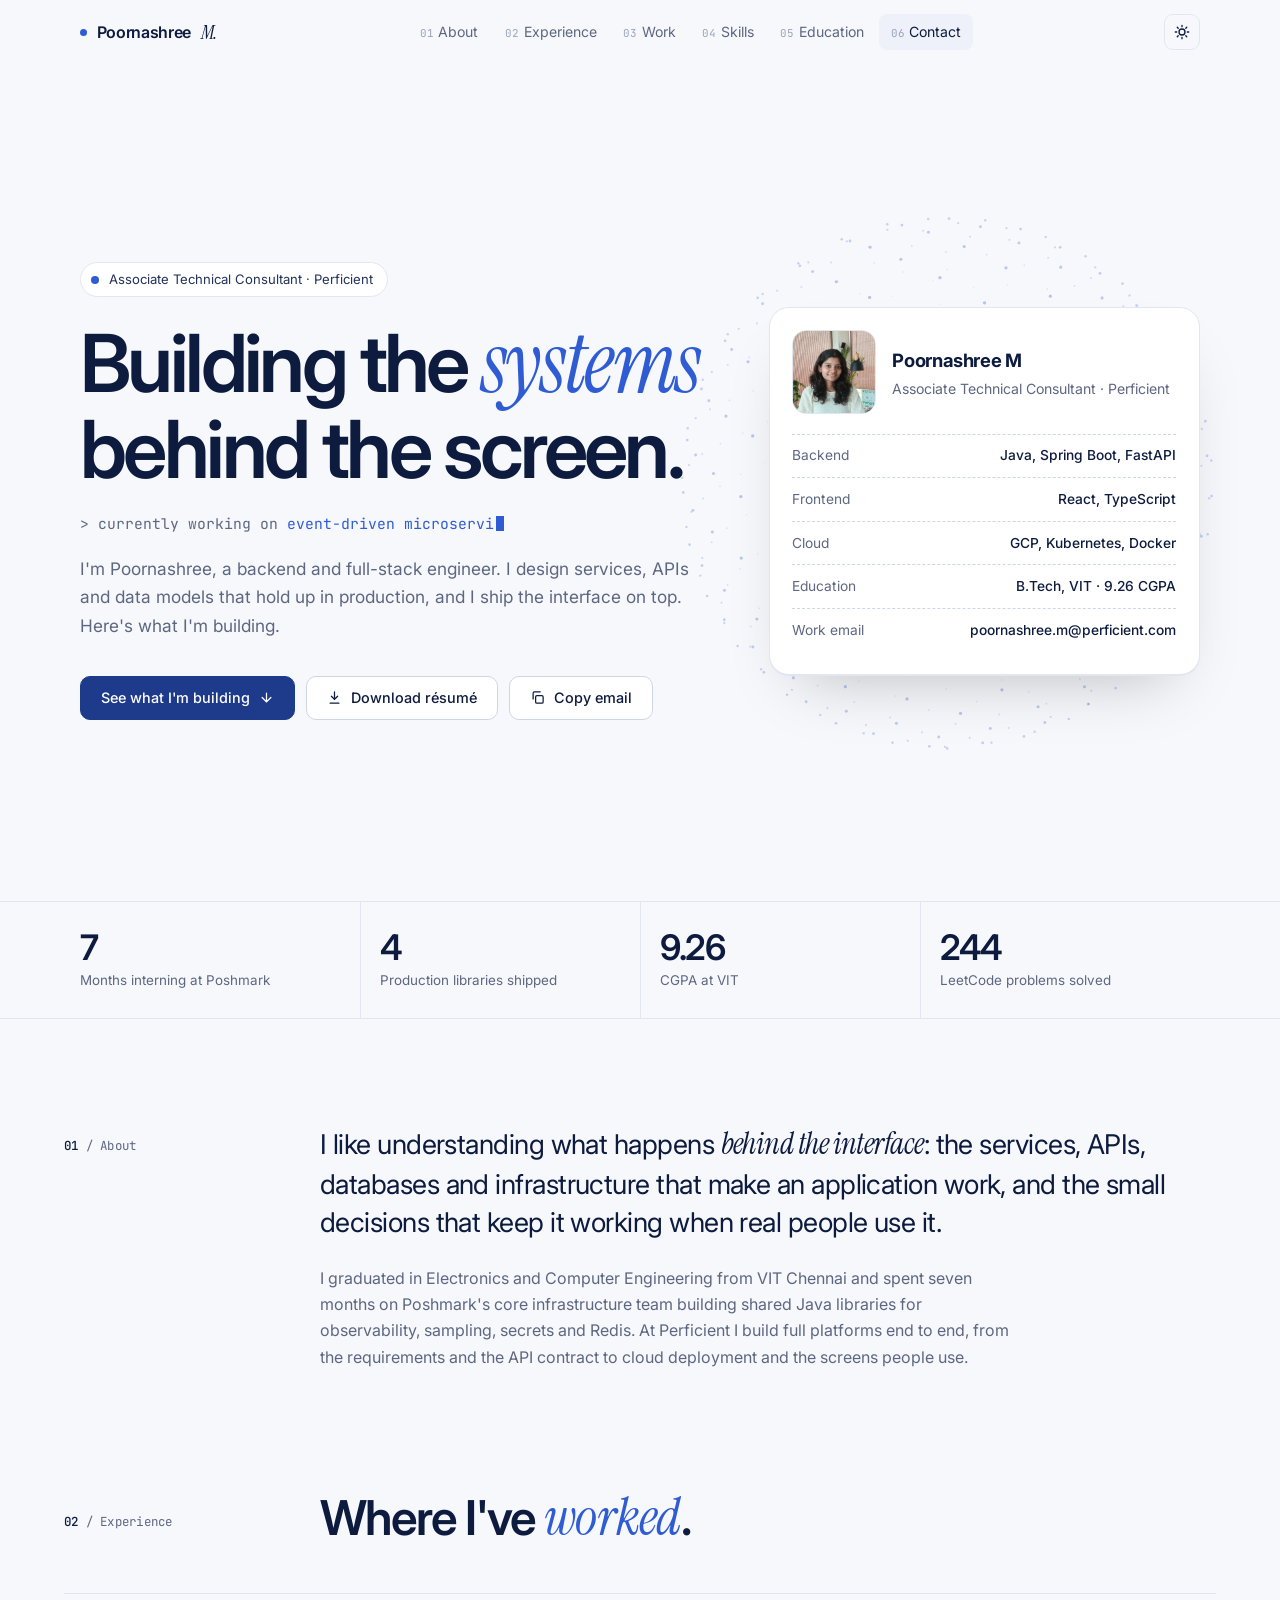
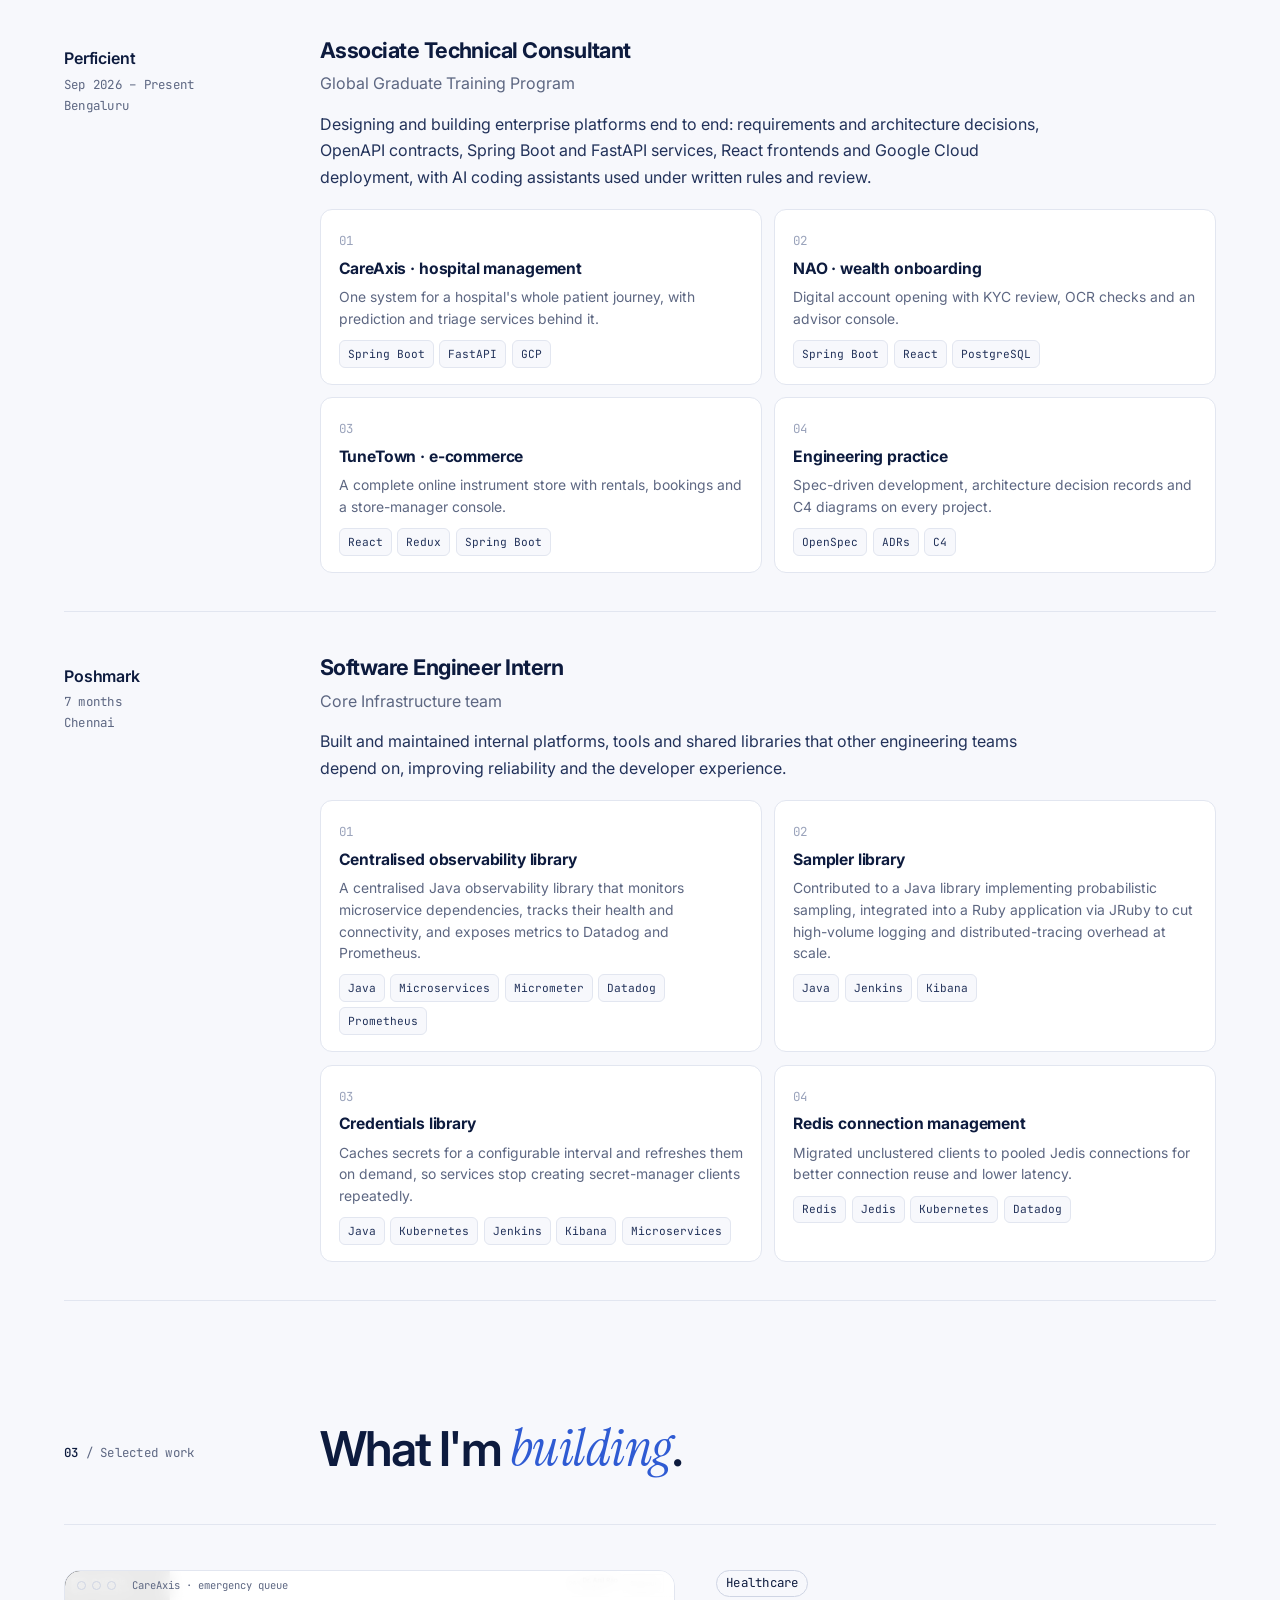
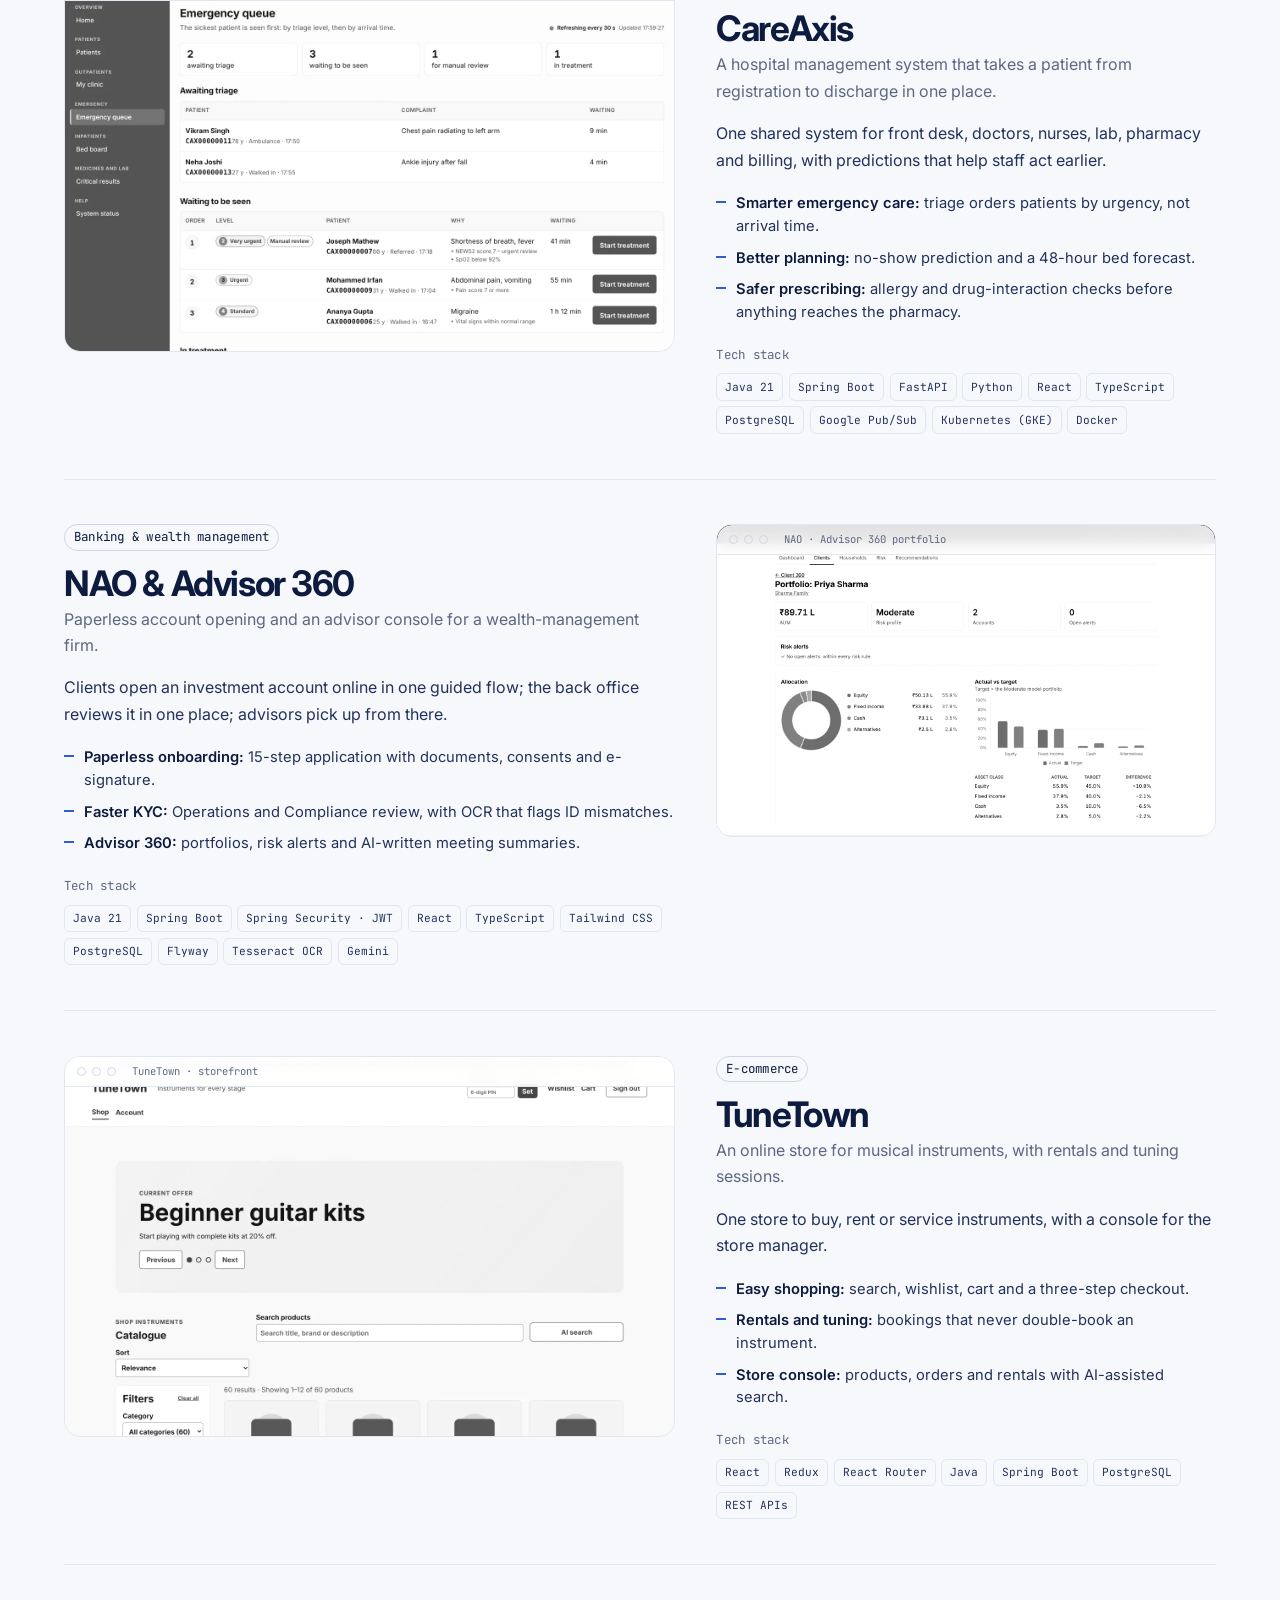
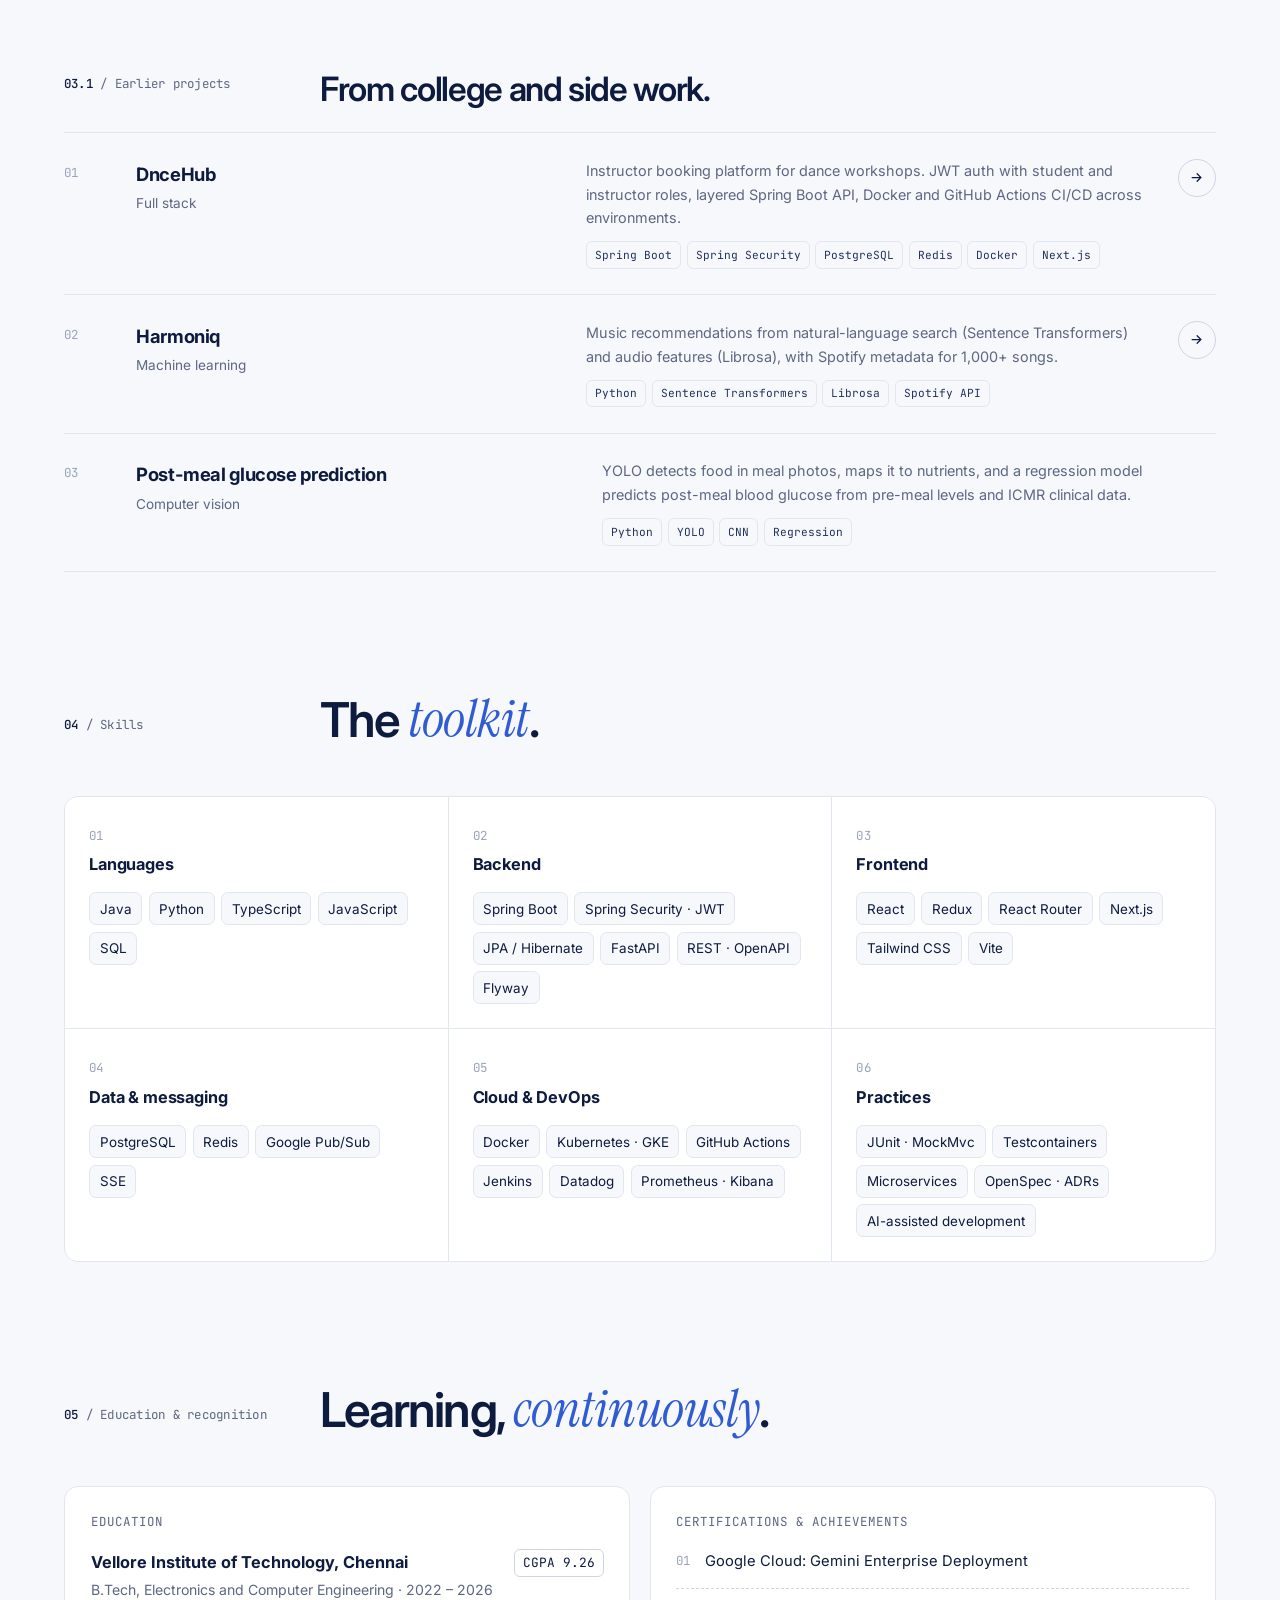
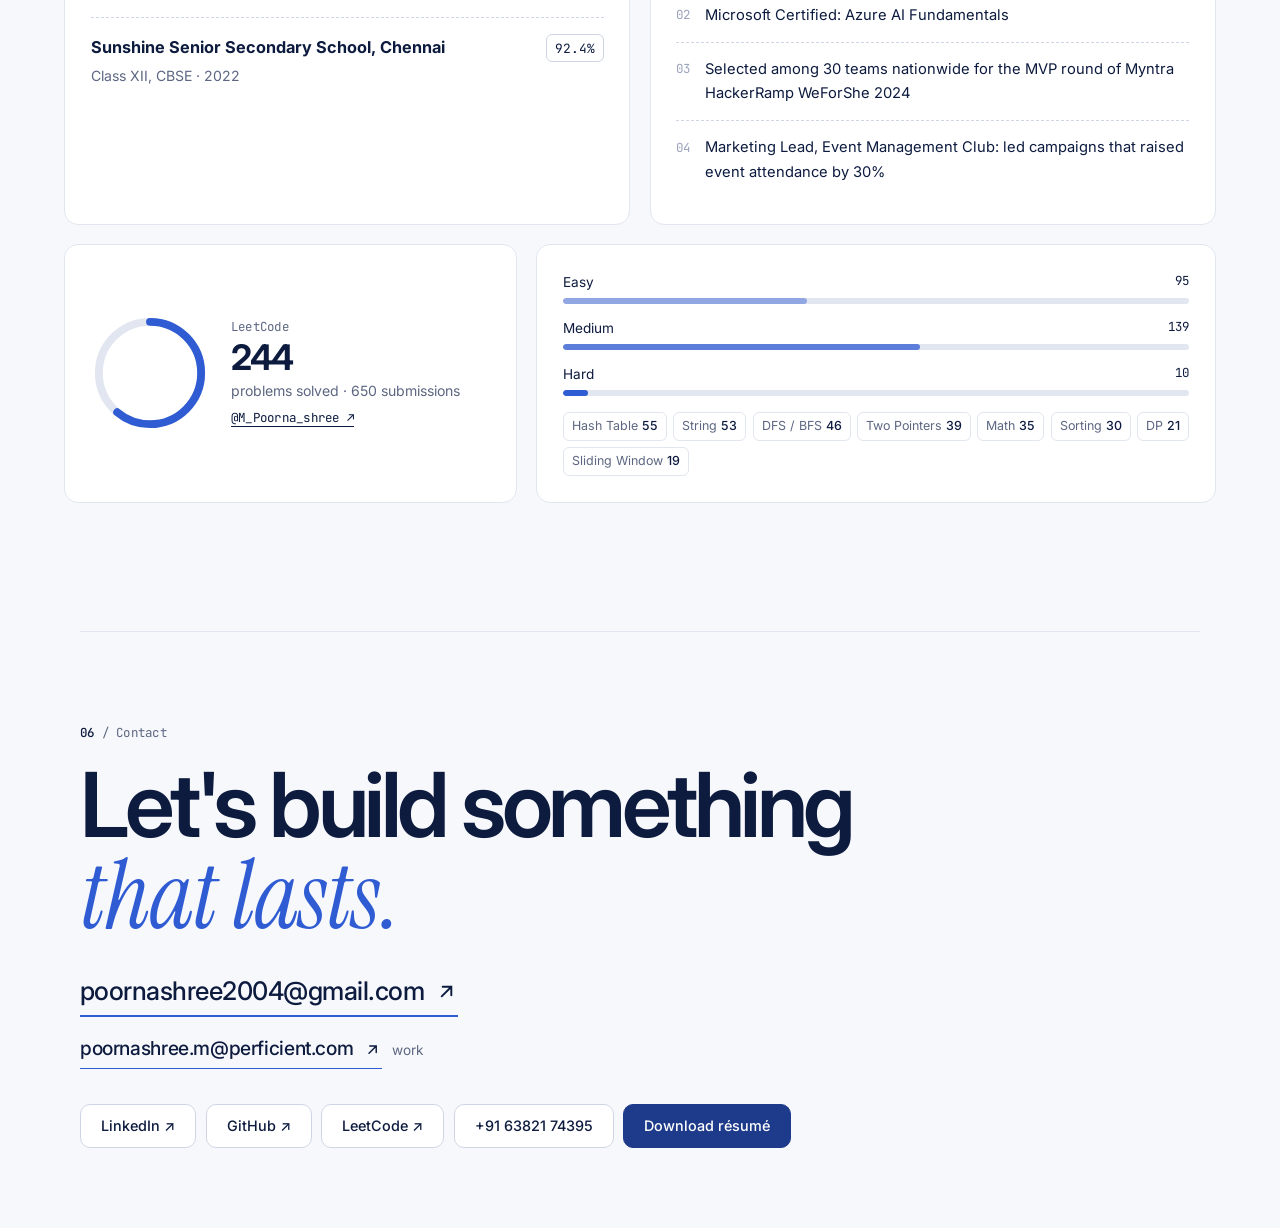
<file: index.html>
<!doctype html>
<html lang="en">
<head>
<meta charset="utf-8">
<meta name="viewport" content="width=device-width, initial-scale=1">
<title>Poornashree M · Software Engineer</title>
<meta name="description" content="Poornashree M, Associate Technical Consultant at Perficient. Backend and full-stack engineer working with Java, Spring Boot, React and cloud platforms.">
<meta property="og:type" content="website">
<meta property="og:title" content="Poornashree M · Software Engineer">
<meta property="og:description" content="Backend and full-stack engineer. Java, Spring Boot, React, PostgreSQL, GCP. Building hospital, wealth-management and e-commerce platforms.">
<meta property="og:image" content="assets/shot-careaxis.webp">
<meta name="twitter:card" content="summary_large_image">
<meta name="theme-color" content="#1e3a8a">
<link rel="icon" href="assets/favicon.svg" type="image/svg+xml">
<link rel="preconnect" href="https://fonts.googleapis.com">
<link rel="preconnect" href="https://fonts.gstatic.com" crossorigin>
<link rel="stylesheet" href="https://fonts.googleapis.com/css2?family=Inter:wght@400;500;600;700&family=JetBrains+Mono:wght@400;500&family=Instrument+Serif:ital@0;1&display=swap">
<script>
  try { var t = localStorage.getItem('pm-theme'); if (t) document.documentElement.dataset.theme = t; } catch (e) {}
</script>
<style>
:root{
  --bg:#f7f8fc; --bg2:#eef1f9; --card:#ffffff; --ink:#0d1b3e; --ink2:#22325a; --muted:#5d6782; --faint:#9aa3bb;
  --line:#e2e6f0; --line2:#cfd5e4; --invert:#1e3a8a; --invert-ink:#ffffff; --accent:#2f5bd3;
  --sans:"Inter",system-ui,-apple-system,"Segoe UI",Helvetica,Arial,sans-serif;
  --mono:"JetBrains Mono",ui-monospace,SFMono-Regular,Menlo,monospace;
  --serif:"Instrument Serif",Georgia,"Times New Roman",serif;
  --max:72rem; --r:14px;
  color-scheme:light;
}
@media (prefers-color-scheme:dark){
  :root:not([data-theme="light"]){
    --bg:#120d1f; --bg2:#1a1330; --card:#1a1330; --ink:#f3efff; --ink2:#ddd4f5; --muted:#a59cc4; --faint:#665b88;
    --line:#2a2145; --line2:#3a2f5c; --invert:#a78bfa; --invert-ink:#120d1f; --accent:#a78bfa; color-scheme:dark;
  }
}
:root[data-theme="dark"]{
  --bg:#120d1f; --bg2:#1a1330; --card:#1a1330; --ink:#f3efff; --ink2:#ddd4f5; --muted:#a59cc4; --faint:#665b88;
  --line:#2a2145; --line2:#3a2f5c; --invert:#a78bfa; --invert-ink:#120d1f; --accent:#a78bfa; color-scheme:dark;
}
*{box-sizing:border-box}
html{scroll-behavior:smooth;-webkit-text-size-adjust:100%}
body{margin:0;background:var(--bg);color:var(--ink);font:400 1rem/1.65 var(--sans);-webkit-font-smoothing:antialiased;overflow-x:hidden}
a{color:inherit;text-decoration:none}
img{max-width:100%;display:block}
::selection{background:var(--ink);color:var(--bg)}
:focus-visible{outline:2px solid var(--ink);outline-offset:3px;border-radius:4px}
.wrap{max-width:var(--max);margin:0 auto;padding:0 max(16px,env(safe-area-inset-left))}
.mono{font-family:var(--mono);font-size:.78rem;letter-spacing:.02em}
.muted{color:var(--muted)}
.serif{font-family:var(--serif);font-weight:400;font-style:italic;letter-spacing:-.01em;color:var(--accent)}

/* nav */
.nav{position:sticky;top:0;z-index:50;background:color-mix(in srgb,var(--bg) 82%,transparent);backdrop-filter:saturate(1.4) blur(14px);-webkit-backdrop-filter:saturate(1.4) blur(14px);border-bottom:1px solid transparent;transition:border-color .3s}
.nav.scrolled{border-bottom-color:var(--line)}
.nav .wrap{display:flex;align-items:center;justify-content:space-between;height:64px;gap:1rem}
.brand{font-weight:600;letter-spacing:-.02em;display:flex;align-items:center;gap:.6rem}
.brand i{font-family:var(--serif);font-size:1.25rem;font-weight:400}
.brand .dot{width:7px;height:7px;border-radius:50%;background:var(--accent);box-shadow:0 0 0 0 var(--ink);animation:pulse 2.4s infinite}
@keyframes pulse{0%{box-shadow:0 0 0 0 color-mix(in srgb,var(--accent) 45%,transparent)}70%{box-shadow:0 0 0 8px transparent}100%{box-shadow:0 0 0 0 transparent}}
.links{display:flex;gap:.25rem;align-items:center}
.links a{font-size:.88rem;color:var(--muted);padding:.4rem .7rem;border-radius:8px;transition:color .2s,background .2s}
.links a span{font-family:var(--mono);font-size:.68rem;margin-right:.3rem;color:var(--faint)}
.links a:hover,.links a.on{color:var(--ink);background:var(--bg2)}
.icon-btn{width:36px;height:36px;border-radius:9px;border:1px solid var(--line);background:transparent;color:var(--ink);display:grid;place-items:center;cursor:pointer;transition:background .2s}
.icon-btn:hover{background:var(--bg2)}
.icon-btn svg{width:16px;height:16px}
.menu-btn{display:none}

/* hero */
.hero{position:relative;padding:5.5rem 0 4.5rem;min-height:calc(100vh - 64px);display:flex;align-items:center}
.hero .grid{display:grid;grid-template-columns:minmax(0,1.25fr) minmax(0,.85fr);gap:3.5rem;align-items:center;position:relative;z-index:1}
#orb{position:absolute;inset:0;width:100%;height:100%;z-index:0;pointer-events:none;opacity:.9}
.status{display:inline-flex;align-items:center;gap:.6rem;border:1px solid var(--line);background:var(--card);border-radius:999px;padding:.35rem .9rem .35rem .65rem;font-size:.82rem;color:var(--ink2)}
.status b{width:8px;height:8px;border-radius:50%;background:var(--accent);animation:pulse 2.4s infinite}
h1{font-size:clamp(2.6rem,6.4vw,5rem);line-height:1.02;letter-spacing:-.045em;font-weight:600;margin:1.4rem 0 0}
h1 .serif{font-size:1.08em;letter-spacing:-.02em}
.type{margin:1.4rem 0 0;font-family:var(--mono);font-size:.92rem;color:var(--muted);min-height:1.6em}
.type span{color:var(--accent)}
.type span::after{content:"";display:inline-block;width:.55em;height:1.05em;background:var(--accent);margin-left:2px;vertical-align:-.18em;animation:blink 1s steps(1) infinite}
@keyframes blink{50%{opacity:0}}
.lede{max-width:40rem;color:var(--muted);font-size:1.08rem;margin:1.2rem 0 0}
.cta{display:flex;flex-wrap:wrap;gap:.7rem;margin-top:2.2rem}
.btn{display:inline-flex;align-items:center;gap:.55rem;font:500 .9rem/1 var(--sans);padding:.85rem 1.25rem;border-radius:10px;border:1px solid var(--line2);background:var(--card);color:var(--ink);cursor:pointer;transition:transform .2s,background .2s,border-color .2s}
.btn:hover{transform:translateY(-1px);border-color:var(--ink)}
.btn.solid{background:var(--invert);color:var(--invert-ink);border-color:var(--invert)}
.btn svg{width:15px;height:15px}

/* id card */
.idcard{background:var(--card);border:1px solid var(--line);border-radius:20px;padding:1.4rem;box-shadow:0 1px 0 var(--line),0 30px 60px -30px rgba(0,0,0,.25);transform-style:preserve-3d;transition:transform .25s ease-out;will-change:transform}
.idcard .top{display:flex;gap:1rem;align-items:center}
.idcard .photo{width:84px;height:84px;flex:none;border-radius:14px;object-fit:cover;object-position:50% 30%;border:1px solid var(--line)}
.idcard h2{margin:0;font-size:1.15rem;letter-spacing:-.02em}
.idcard .role{margin:.1rem 0 0;color:var(--muted);font-size:.88rem}
.idcard dl{margin:1.2rem 0 0;display:grid}
.idcard dl div{display:flex;justify-content:space-between;gap:1rem;padding:.62rem 0;border-top:1px dashed var(--line2);font-size:.86rem}
.idcard dt{color:var(--muted)}
.idcard dd{margin:0;text-align:right;font-weight:500}

/* stats */
.stats{border-top:1px solid var(--line);border-bottom:1px solid var(--line);background:var(--bg)}
.stats .wrap{display:grid;grid-template-columns:repeat(4,minmax(0,1fr))}
.stat{padding:1.6rem 1.2rem;border-left:1px solid var(--line)}
.stat:first-child{border-left:0;padding-left:0}
.stat b{display:block;font-size:clamp(1.6rem,3vw,2.2rem);font-weight:600;letter-spacing:-.04em;line-height:1.1}
.stat > span{color:var(--muted);font-size:.84rem}

/* sections */
section.block{padding:6.5rem 0 1rem}
.head{display:grid;grid-template-columns:minmax(0,14rem) minmax(0,1fr);gap:2rem;margin-bottom:3rem;align-items:end}
.head .mono{color:var(--muted)}
.head .mono b{color:var(--ink);font-weight:500}
.head h2{margin:0;font-size:clamp(1.9rem,4vw,3rem);letter-spacing:-.04em;line-height:1.05;font-weight:600}
.head h2 .serif{font-size:1.1em}
.reveal{opacity:0;transform:translateY(18px);transition:opacity .8s cubic-bezier(.2,.7,.2,1),transform .8s cubic-bezier(.2,.7,.2,1)}
.reveal.in{opacity:1;transform:none}

/* about */
.about{display:grid;grid-template-columns:minmax(0,14rem) minmax(0,1fr);gap:2rem}
.about .big{font-size:clamp(1.25rem,2.4vw,1.7rem);line-height:1.4;letter-spacing:-.02em;margin:0;color:var(--ink)}
.about .big em{font-family:var(--serif);font-size:1.12em}
.about p.s{color:var(--muted);max-width:44rem;margin:1.4rem 0 0}
.facts{display:grid;grid-template-columns:repeat(3,minmax(0,1fr));gap:1px;background:var(--line);border:1px solid var(--line);border-radius:var(--r);overflow:hidden;margin-top:2.4rem}
.facts div{background:var(--card);padding:1.2rem}
.facts h3{margin:0 0 .3rem;font-size:.95rem}
.facts p{margin:0;color:var(--muted);font-size:.88rem;line-height:1.55}

/* experience */
.xp{border-top:1px solid var(--line)}
.job{display:grid;grid-template-columns:minmax(0,14rem) minmax(0,1fr);gap:2rem;padding:2.4rem 0;border-bottom:1px solid var(--line)}
.job .when{color:var(--muted)}
.job .when b{display:block;color:var(--ink);font-family:var(--sans);font-size:1rem;font-weight:600;margin-bottom:.2rem;letter-spacing:-.01em}
.job h3{margin:0;font-size:1.35rem;letter-spacing:-.025em}
.job .at{color:var(--muted);margin:.1rem 0 .9rem}
.job p.intro{margin:0 0 1.2rem;color:var(--ink2);max-width:46rem}
.items{display:grid;grid-template-columns:repeat(2,minmax(0,1fr));gap:.8rem}
.item{border:1px solid var(--line);border-radius:12px;padding:1rem 1.1rem;background:var(--card);transition:border-color .2s}
.item:hover{border-color:var(--accent)}
.item .n{color:var(--faint)}
.item h4{margin:.2rem 0 .35rem;font-size:.98rem;letter-spacing:-.01em}
.item p{margin:0 0 .6rem;color:var(--muted);font-size:.87rem;line-height:1.55}
.chips{display:flex;flex-wrap:wrap;gap:.35rem;list-style:none;margin:0;padding:0}
.chips li{font-family:var(--mono);font-size:.7rem;padding:.22rem .5rem;border:1px solid var(--line);border-radius:6px;color:var(--ink2);background:var(--bg)}

/* projects */
.project{display:grid;grid-template-columns:minmax(0,1.1fr) minmax(0,.9fr);gap:2.6rem;padding:2.8rem 0;border-top:1px solid var(--line);align-items:start}
.project:last-of-type{border-bottom:1px solid var(--line)}
.project:nth-of-type(even) .shot{order:2}
.project > .shot{position:sticky;top:96px}
.stackl{margin:0 0 .5rem;color:var(--muted)}
.hl li b{color:var(--ink);font-weight:600}
figure.shot{margin:0}
.shot{position:relative;border-radius:16px;overflow:hidden;border:1px solid var(--line);background:var(--bg2);aspect-ratio:16/10;display:block}
.shot img{width:100%;height:100%;object-fit:cover;object-position:top left;filter:grayscale(1) contrast(1.04);transform:scale(1.001);transition:filter .6s ease,transform .8s cubic-bezier(.2,.7,.2,1)}
.shot:hover img{filter:grayscale(0);transform:scale(1.025)}
.shot .chrome{position:absolute;top:0;left:0;right:0;height:30px;display:flex;align-items:center;gap:6px;padding:0 12px;background:color-mix(in srgb,var(--card) 88%,transparent);backdrop-filter:blur(8px);border-bottom:1px solid var(--line);z-index:1}
.shot .chrome i{width:9px;height:9px;border-radius:50%;border:1px solid var(--line2)}
.shot .chrome span{margin-left:10px;font-family:var(--mono);font-size:.66rem;color:var(--muted);white-space:nowrap;overflow:hidden;text-overflow:ellipsis}
.shot .live{position:absolute;right:12px;bottom:12px;z-index:1;background:var(--invert);color:var(--invert-ink);font-size:.78rem;font-weight:500;padding:.45rem .75rem;border-radius:8px;display:flex;gap:.4rem;align-items:center;opacity:0;transform:translateY(6px);transition:all .3s}
.shot:hover .live,.shot:focus-visible .live{opacity:1;transform:none}
.ptag{display:flex;gap:.8rem;align-items:center;color:var(--muted)}
.ptag .pill{border:1px solid var(--line2);border-radius:999px;padding:.12rem .55rem;color:var(--ink)}
.project h3{margin:.8rem 0 .2rem;font-size:clamp(1.6rem,3vw,2.2rem);letter-spacing:-.04em;line-height:1.1}
.project .sub{margin:0 0 1rem;color:var(--muted);font-size:1rem}
.project p.desc{margin:0 0 1.2rem;color:var(--ink2)}
.hl{list-style:none;margin:0 0 1.3rem;padding:0;display:grid;gap:.55rem}
.hl li{position:relative;padding-left:1.25rem;font-size:.92rem;color:var(--ink2);line-height:1.55}
.hl li::before{content:"";position:absolute;left:0;top:.62em;width:.6rem;height:2px;background:var(--accent)}
.metrics{display:grid;grid-template-columns:repeat(3,minmax(0,1fr));gap:1px;background:var(--line);border:1px solid var(--line);border-radius:12px;overflow:hidden;margin-bottom:1.3rem}
.metrics div{background:var(--card);padding:.8rem .9rem}
.metrics b{display:block;font-size:1.25rem;letter-spacing:-.03em;line-height:1.2}
.metrics span{font-size:.75rem;color:var(--muted)}
.plinks{display:flex;flex-wrap:wrap;gap:.6rem;margin-top:1.4rem}
.creds{margin-top:.9rem;font-size:.78rem;color:var(--muted)}
.creds code{font-family:var(--mono);color:var(--ink2);background:var(--bg2);padding:.1rem .35rem;border-radius:4px;font-size:.74rem}

/* earlier projects */
.rows{border-top:1px solid var(--line)}
.row{display:grid;grid-template-columns:3rem minmax(0,1.2fr) minmax(0,1.6fr) auto;gap:1.5rem;align-items:start;padding:1.6rem 0;border-bottom:1px solid var(--line);transition:padding .3s,background .3s}
.row:hover{background:var(--bg2);padding-left:1rem;padding-right:1rem}
.row .n{color:var(--faint);padding-top:.25rem}
.row h3{margin:0;font-size:1.15rem;letter-spacing:-.02em}
.row .cat{color:var(--muted);font-size:.85rem}
.row p{margin:0 0 .7rem;color:var(--muted);font-size:.9rem}
.row .go{width:38px;height:38px;border-radius:50%;border:1px solid var(--line2);display:grid;place-items:center;transition:all .25s}
.row:hover .go{background:var(--invert);color:var(--invert-ink);transform:rotate(-45deg)}
.row .go svg{width:15px;height:15px}

/* skills */
.skills{display:grid;grid-template-columns:repeat(3,minmax(0,1fr));gap:1px;background:var(--line);border:1px solid var(--line);border-radius:var(--r);overflow:hidden}
.skill{background:var(--card);padding:1.5rem}
.skill .mono{color:var(--faint)}
.skill h3{margin:.25rem 0 .9rem;font-size:1.02rem;letter-spacing:-.01em}
.skill ul{list-style:none;padding:0;margin:0;display:flex;flex-wrap:wrap;gap:.4rem}
.skill li{font-size:.84rem;border:1px solid var(--line);border-radius:7px;padding:.28rem .6rem;background:var(--bg);transition:all .2s}
.skill li:hover{background:var(--invert);color:var(--invert-ink);border-color:var(--invert)}

/* education + certs */
.two{display:grid;grid-template-columns:repeat(2,minmax(0,1fr));gap:1.2rem}
.panel{border:1px solid var(--line);border-radius:var(--r);padding:1.6rem;background:var(--card)}
.panel h3{margin:0 0 1rem;font-size:.78rem;font-family:var(--mono);font-weight:400;color:var(--muted);text-transform:uppercase;letter-spacing:.08em}
.edu{padding:1rem 0;border-top:1px dashed var(--line2)}
.edu:first-of-type{border-top:0;padding-top:0}
.edu .t{display:flex;justify-content:space-between;gap:1rem}
.edu h4{margin:0;font-size:1.02rem}
.edu p{margin:.15rem 0 0;color:var(--muted);font-size:.88rem}
.edu .score{font-family:var(--mono);font-size:.8rem;border:1px solid var(--line2);padding:.15rem .5rem;border-radius:6px;white-space:nowrap;height:fit-content}
.list{list-style:none;margin:0;padding:0}
.list li{display:flex;gap:.9rem;padding:.9rem 0;border-top:1px dashed var(--line2);font-size:.92rem}
.list li:first-child{border-top:0;padding-top:0}
.list li .mono{color:var(--faint);padding-top:.15rem}

/* leetcode */
.lc{display:grid;grid-template-columns:minmax(0,.8fr) minmax(0,1.2fr);gap:1.2rem;margin-top:1.2rem}
.lc .total{display:flex;align-items:center;gap:1.4rem}
.ring{width:118px;height:118px;flex:none}
.ring circle{fill:none;stroke-width:8}
.ring .bg{stroke:var(--line)}
.ring .fg{stroke:var(--accent);stroke-linecap:round;transform:rotate(-90deg);transform-origin:50% 50%;transition:stroke-dashoffset 1.6s cubic-bezier(.2,.7,.2,1)}
.lcbars{display:grid;gap:.8rem}
.lcbar .t{display:flex;justify-content:space-between;font-size:.85rem;margin-bottom:.3rem}
.lcbar .track{height:6px;background:var(--line);border-radius:6px;overflow:hidden}
.lcbar .track i{display:block;height:100%;width:0;background:var(--accent);border-radius:6px;transition:width 1.4s cubic-bezier(.2,.7,.2,1)}
.lcbar:nth-child(1) .track i{opacity:.45}.lcbar:nth-child(2) .track i{opacity:.75}
.topics{display:flex;flex-wrap:wrap;gap:.4rem;margin-top:1rem}
.topics span{font-size:.78rem;border:1px solid var(--line);border-radius:6px;padding:.2rem .5rem;color:var(--muted)}
.topics span b{color:var(--ink);font-weight:500;margin-left:.25rem}

/* contact */
.contact{margin:7rem auto 0;padding-top:5rem;padding-bottom:5rem;text-align:left;position:relative}
.contact::before{content:"";position:absolute;top:0;left:max(16px,env(safe-area-inset-left));right:max(16px,env(safe-area-inset-left));border-top:1px solid var(--line)}
.contact .mono{color:var(--muted)}
.contact h2{font-size:clamp(2.4rem,7vw,5.6rem);letter-spacing:-.05em;line-height:1;margin:1rem 0 1.6rem;font-weight:600}
.contact h2 .serif{font-size:1.06em}
.mail{display:inline-flex;align-items:center;gap:.7rem;font-size:clamp(1.05rem,2.6vw,1.6rem);font-weight:500;letter-spacing:-.02em;border-bottom:2px solid var(--accent);padding-bottom:.2rem;overflow-wrap:anywhere}
.mail svg{width:.9em;height:.9em;transition:transform .3s}
.mail:hover svg{transform:translate(3px,-3px)}
.socials{display:flex;flex-wrap:wrap;gap:.6rem;margin-top:2.2rem}
footer{border-top:1px solid var(--line);padding:1.6rem 0 2.4rem;color:var(--muted);font-size:.84rem}
footer .wrap{display:flex;justify-content:space-between;gap:1rem;flex-wrap:wrap}
.toast{position:fixed;left:50%;bottom:24px;transform:translate(-50%,20px);background:var(--invert);color:var(--invert-ink);padding:.7rem 1.1rem;border-radius:10px;font-size:.88rem;opacity:0;pointer-events:none;transition:all .3s;z-index:100}
.toast.on{opacity:1;transform:translate(-50%,0)}
.cursor{position:fixed;top:0;left:0;width:340px;height:340px;border-radius:50%;pointer-events:none;z-index:0;background:radial-gradient(circle,color-mix(in srgb,var(--accent) 9%,transparent),transparent 65%);transform:translate(-50%,-50%);transition:opacity .4s;opacity:0}

@media (max-width:960px){
  #orb{opacity:.45}
  .hero .grid{grid-template-columns:minmax(0,1fr);gap:2.5rem}
  .hero{min-height:auto;padding:3.5rem 0 3.5rem}
  .idcard{max-width:440px}
  .stats .wrap{grid-template-columns:repeat(2,minmax(0,1fr))}
  .stat:nth-child(3){border-left:0;padding-left:0}
  .stat:nth-child(n+3){border-top:1px solid var(--line)}
  .head,.about,.job{grid-template-columns:minmax(0,1fr);gap:.8rem}
  .project{grid-template-columns:minmax(0,1fr);gap:1.6rem}
  .project:nth-of-type(even) .shot{order:0}
  .skills{grid-template-columns:repeat(2,minmax(0,1fr))}
  .row{grid-template-columns:2rem minmax(0,1fr) auto}
  .row > div:nth-child(3){grid-column:2 / 4}
  .lc{grid-template-columns:minmax(0,1fr)}
}
@media (max-width:720px){
  .links{display:none;position:absolute;top:64px;left:0;right:0;flex-direction:column;align-items:stretch;background:var(--bg);border-bottom:1px solid var(--line);padding:.6rem 16px 1rem}
  .links.open{display:flex}
  .links a{padding:.75rem .6rem}
  .menu-btn{display:grid}
  .items,.two,.facts{grid-template-columns:minmax(0,1fr)}
  .skills{grid-template-columns:minmax(0,1fr)}
  .stats .wrap{grid-template-columns:repeat(2,minmax(0,1fr))}
  .stat{padding:1.2rem .9rem}
  .stat:nth-child(odd){border-left:0;padding-left:0}
  .stat:nth-child(even){padding-left:.9rem}
  .metrics b{font-size:1.05rem}
  section.block{padding-top:4.5rem}
}
@media (prefers-reduced-motion:reduce){
  *,*::before,*::after{animation:none!important;transition:none!important}
  html{scroll-behavior:auto}
  .reveal{opacity:1;transform:none}
}
</style>
</head>
<body>
<div class="cursor" aria-hidden="true"></div>

<header class="nav" id="top">
  <div class="wrap">
    <a href="#home" class="brand" aria-label="Poornashree M, home"><span class="dot"></span>Poornashree <i>M.</i></a>
    <nav class="links" id="links" aria-label="Main">
      <a href="#about"><span>01</span>About</a>
      <a href="#experience"><span>02</span>Experience</a>
      <a href="#work"><span>03</span>Work</a>
      <a href="#skills"><span>04</span>Skills</a>
      <a href="#education"><span>05</span>Education</a>
      <a href="#contact"><span>06</span>Contact</a>
    </nav>
    <div style="display:flex;gap:.5rem">
      <button class="icon-btn" id="theme" type="button" aria-label="Switch light or dark theme">
        <svg viewBox="0 0 24 24" fill="none" stroke="currentColor" stroke-width="2" stroke-linecap="round"><circle cx="12" cy="12" r="4.5"/><path d="M12 2v2M12 20v2M4.9 4.9l1.4 1.4M17.7 17.7l1.4 1.4M2 12h2M20 12h2M4.9 19.1l1.4-1.4M17.7 6.3l1.4-1.4"/></svg>
      </button>
      <button class="icon-btn menu-btn" id="menu" type="button" aria-label="Open menu" aria-expanded="false" aria-controls="links">
        <svg viewBox="0 0 24 24" fill="none" stroke="currentColor" stroke-width="2" stroke-linecap="round"><path d="M4 7h16M4 12h16M4 17h16"/></svg>
      </button>
    </div>
  </div>
</header>

<main>
<section class="hero" id="home">
  <canvas id="orb" aria-hidden="true"></canvas>
  <div class="wrap grid">
    <div>
      <span class="status"><b></b>Associate Technical Consultant · Perficient</span>
      <h1>Building the <span class="serif">systems</span><br>behind the screen.</h1>
      <p class="type">&gt; currently working on <span id="typed">Java · Spring Boot · Cloud</span></p>
      <p class="lede">I'm Poornashree, a backend and full-stack engineer. I design services, APIs and data models that hold up in production, and I ship the interface on top. Here's what I'm building.</p>
      <div class="cta">
        <a class="btn solid" href="#work">See what I'm building
          <svg viewBox="0 0 24 24" fill="none" stroke="currentColor" stroke-width="2" stroke-linecap="round"><path d="M12 5v14M5 12l7 7 7-7"/></svg></a>
        <button class="btn" type="button" data-resume>
          <svg viewBox="0 0 24 24" fill="none" stroke="currentColor" stroke-width="2" stroke-linecap="round"><path d="M12 3v12M7 10l5 5 5-5M5 21h14"/></svg><span>Download résumé</span></button>
        <button class="btn" type="button" data-copy="poornashree2004@gmail.com">
          <svg viewBox="0 0 24 24" fill="none" stroke="currentColor" stroke-width="2"><rect x="9" y="9" width="12" height="12" rx="2"/><path d="M5 15V5a2 2 0 0 1 2-2h10"/></svg><span>Copy email</span></button>
      </div>
    </div>
    <aside class="idcard" id="idcard" aria-label="Profile summary">
      <div class="top">
        <img class="photo" src="assets/profile.webp" alt="Portrait of Poornashree M" width="84" height="84">
        <div>
          <h2>Poornashree M</h2>
          <p class="role">Associate Technical Consultant · Perficient</p>
        </div>
      </div>
      <dl>
        <div><dt>Backend</dt><dd>Java, Spring Boot, FastAPI</dd></div>
        <div><dt>Frontend</dt><dd>React, TypeScript</dd></div>
        <div><dt>Cloud</dt><dd>GCP, Kubernetes, Docker</dd></div>
        <div><dt>Education</dt><dd>B.Tech, VIT · 9.26 CGPA</dd></div>
        <div><dt>Work email</dt><dd>poornashree.m@perficient.com</dd></div>
      </dl>
    </aside>
  </div>
</section>

<div class="stats">
  <div class="wrap">
    <div class="stat"><b data-count="7">0</b><span>Months interning at Poshmark</span></div>
    <div class="stat"><b data-count="4">0</b><span>Production libraries shipped</span></div>
    <div class="stat"><b data-count="9.26" data-dec="2">0</b><span>CGPA at VIT</span></div>
    <div class="stat"><b data-count="244">0</b><span>LeetCode problems solved</span></div>
  </div>
</div>

<section class="block wrap" id="about">
  <div class="about reveal">
    <p class="mono muted"><b style="color:var(--ink);font-weight:500">01</b> / About</p>
    <div>
      <p class="big">I like understanding what happens <em>behind the interface</em>: the services, APIs, databases and infrastructure that make an application work, and the small decisions that keep it working when real people use it.</p>
      <p class="s">I graduated in Electronics and Computer Engineering from VIT Chennai and spent seven months on Poshmark's core infrastructure team building shared Java libraries for observability, sampling, secrets and Redis. At Perficient I build full platforms end to end, from the requirements and the API contract to cloud deployment and the screens people use.</p>
    </div>
  </div>
</section>

<section class="block wrap" id="experience">
  <div class="head reveal">
    <p class="mono"><b>02</b> / Experience</p>
    <h2>Where I've <span class="serif">worked</span>.</h2>
  </div>
  <div class="xp">
    <article class="job reveal">
      <p class="when mono"><b>Perficient</b>Sep 2026 – Present<br>Bengaluru</p>
      <div>
        <h3>Associate Technical Consultant</h3>
        <p class="at">Global Graduate Training Program</p>
        <p class="intro">Designing and building enterprise platforms end to end: requirements and architecture decisions, OpenAPI contracts, Spring Boot and FastAPI services, React frontends and Google Cloud deployment, with AI coding assistants used under written rules and review.</p>
        <div class="items">
          <div class="item"><span class="n mono">01</span><h4>CareAxis · hospital management</h4><p>One system for a hospital's whole patient journey, with prediction and triage services behind it.</p><ul class="chips"><li>Spring Boot</li><li>FastAPI</li><li>GCP</li></ul></div>
          <div class="item"><span class="n mono">02</span><h4>NAO · wealth onboarding</h4><p>Digital account opening with KYC review, OCR checks and an advisor console.</p><ul class="chips"><li>Spring Boot</li><li>React</li><li>PostgreSQL</li></ul></div>
          <div class="item"><span class="n mono">03</span><h4>TuneTown · e-commerce</h4><p>A complete online instrument store with rentals, bookings and a store-manager console.</p><ul class="chips"><li>React</li><li>Redux</li><li>Spring Boot</li></ul></div>
          <div class="item"><span class="n mono">04</span><h4>Engineering practice</h4><p>Spec-driven development, architecture decision records and C4 diagrams on every project.</p><ul class="chips"><li>OpenSpec</li><li>ADRs</li><li>C4</li></ul></div>
        </div>
      </div>
    </article>
    <article class="job reveal">
      <p class="when mono"><b>Poshmark</b>7 months<br>Chennai</p>
      <div>
        <h3>Software Engineer Intern</h3>
        <p class="at">Core Infrastructure team</p>
        <p class="intro">Built and maintained internal platforms, tools and shared libraries that other engineering teams depend on, improving reliability and the developer experience.</p>
        <div class="items">
          <div class="item"><span class="n mono">01</span><h4>Centralised observability library</h4><p>A centralised Java observability library that monitors microservice dependencies, tracks their health and connectivity, and exposes metrics to Datadog and Prometheus.</p><ul class="chips"><li>Java</li><li>Microservices</li><li>Micrometer</li><li>Datadog</li><li>Prometheus</li></ul></div>
          <div class="item"><span class="n mono">02</span><h4>Sampler library</h4><p>Contributed to a Java library implementing probabilistic sampling, integrated into a Ruby application via JRuby to cut high-volume logging and distributed-tracing overhead at scale.</p><ul class="chips"><li>Java</li><li>Jenkins</li><li>Kibana</li></ul></div>
          <div class="item"><span class="n mono">03</span><h4>Credentials library</h4><p>Caches secrets for a configurable interval and refreshes them on demand, so services stop creating secret-manager clients repeatedly.</p><ul class="chips"><li>Java</li><li>Kubernetes</li><li>Jenkins</li><li>Kibana</li><li>Microservices</li></ul></div>
          <div class="item"><span class="n mono">04</span><h4>Redis connection management</h4><p>Migrated unclustered clients to pooled Jedis connections for better connection reuse and lower latency.</p><ul class="chips"><li>Redis</li><li>Jedis</li><li>Kubernetes</li><li>Datadog</li></ul></div>
        </div>
      </div>
    </article>
  </div>
</section>

<section class="block wrap" id="work">
  <div class="head reveal">
    <p class="mono"><b>03</b> / Selected work</p>
    <h2>What I'm <span class="serif">building</span>.</h2>
  </div>

  <article class="project reveal">
    <figure class="shot">
      <div class="chrome"><i></i><i></i><i></i><span>CareAxis · emergency queue</span></div>
      <img src="assets/shot-careaxis.webp" alt="CareAxis emergency queue ordering patients by urgency" loading="lazy" width="1440" height="900">
    </figure>
    <div>
      <div class="ptag mono"><span class="pill">Healthcare</span></div>
      <h3>CareAxis</h3>
      <p class="sub">A hospital management system that takes a patient from registration to discharge in one place.</p>
      <p class="desc">One shared system for front desk, doctors, nurses, lab, pharmacy and billing, with predictions that help staff act earlier.</p>
      <ul class="hl">
        <li><b>Smarter emergency care:</b> triage orders patients by urgency, not arrival time.</li>
        <li><b>Better planning:</b> no-show prediction and a 48-hour bed forecast.</li>
        <li><b>Safer prescribing:</b> allergy and drug-interaction checks before anything reaches the pharmacy.</li>
      </ul>
      <p class="stackl mono">Tech stack</p>
      <ul class="chips"><li>Java 21</li><li>Spring Boot</li><li>FastAPI</li><li>Python</li><li>React</li><li>TypeScript</li><li>PostgreSQL</li><li>Google Pub/Sub</li><li>Kubernetes (GKE)</li><li>Docker</li></ul>
    </div>
  </article>

  <article class="project reveal">
    <figure class="shot">
      <div class="chrome"><i></i><i></i><i></i><span>NAO · Advisor 360 portfolio</span></div>
      <img src="assets/shot-nao.webp" alt="Advisor 360 portfolio view with asset allocation against target" loading="lazy" width="1440" height="900">
    </figure>
    <div>
      <div class="ptag mono"><span class="pill">Banking &amp; wealth management</span></div>
      <h3>NAO &amp; Advisor 360</h3>
      <p class="sub">Paperless account opening and an advisor console for a wealth-management firm.</p>
      <p class="desc">Clients open an investment account online in one guided flow; the back office reviews it in one place; advisors pick up from there.</p>
      <ul class="hl">
        <li><b>Paperless onboarding:</b> 15-step application with documents, consents and e-signature.</li>
        <li><b>Faster KYC:</b> Operations and Compliance review, with OCR that flags ID mismatches.</li>
        <li><b>Advisor 360:</b> portfolios, risk alerts and AI-written meeting summaries.</li>
      </ul>
      <p class="stackl mono">Tech stack</p>
      <ul class="chips"><li>Java 21</li><li>Spring Boot</li><li>Spring Security · JWT</li><li>React</li><li>TypeScript</li><li>Tailwind CSS</li><li>PostgreSQL</li><li>Flyway</li><li>Tesseract OCR</li><li>Gemini</li></ul>
    </div>
  </article>

  <article class="project reveal">
    <figure class="shot">
      <div class="chrome"><i></i><i></i><i></i><span>TuneTown · storefront</span></div>
      <img src="assets/shot-tunetown.webp" alt="TuneTown storefront with offers and catalogue" loading="lazy" width="1440" height="900">
    </figure>
    <div>
      <div class="ptag mono"><span class="pill">E-commerce</span></div>
      <h3>TuneTown</h3>
      <p class="sub">An online store for musical instruments, with rentals and tuning sessions.</p>
      <p class="desc">One store to buy, rent or service instruments, with a console for the store manager.</p>
      <ul class="hl">
        <li><b>Easy shopping:</b> search, wishlist, cart and a three-step checkout.</li>
        <li><b>Rentals and tuning:</b> bookings that never double-book an instrument.</li>
        <li><b>Store console:</b> products, orders and rentals with AI-assisted search.</li>
      </ul>
      <p class="stackl mono">Tech stack</p>
      <ul class="chips"><li>React</li><li>Redux</li><li>React Router</li><li>Java</li><li>Spring Boot</li><li>PostgreSQL</li><li>REST APIs</li></ul>
    </div>
  </article>

  <div class="head reveal" style="margin-top:6rem;margin-bottom:1.6rem">
    <p class="mono"><b>03.1</b> / Earlier projects</p>
    <h2 style="font-size:clamp(1.5rem,3vw,2.1rem)">From college and side work.</h2>
  </div>
  <div class="rows reveal">
    <a class="row" href="https://github.com/Poorna-04/dnce-hub" target="_blank" rel="noopener">
      <span class="n mono">01</span>
      <div><h3>DnceHub</h3><span class="cat">Full stack</span></div>
      <div><p>Instructor booking platform for dance workshops. JWT auth with student and instructor roles, layered Spring Boot API, Docker and GitHub Actions CI/CD across environments.</p><ul class="chips"><li>Spring Boot</li><li>Spring Security</li><li>PostgreSQL</li><li>Redis</li><li>Docker</li><li>Next.js</li></ul></div>
      <span class="go" aria-hidden="true"><svg viewBox="0 0 24 24" fill="none" stroke="currentColor" stroke-width="2" stroke-linecap="round"><path d="M5 12h14M13 6l6 6-6 6"/></svg></span>
    </a>
    <a class="row" href="https://github.com/Poorna-04/Harmoniq" target="_blank" rel="noopener">
      <span class="n mono">02</span>
      <div><h3>Harmoniq</h3><span class="cat">Machine learning</span></div>
      <div><p>Music recommendations from natural-language search (Sentence Transformers) and audio features (Librosa), with Spotify metadata for 1,000+ songs.</p><ul class="chips"><li>Python</li><li>Sentence Transformers</li><li>Librosa</li><li>Spotify API</li></ul></div>
      <span class="go" aria-hidden="true"><svg viewBox="0 0 24 24" fill="none" stroke="currentColor" stroke-width="2" stroke-linecap="round"><path d="M5 12h14M13 6l6 6-6 6"/></svg></span>
    </a>
    <div class="row">
      <span class="n mono">03</span>
      <div><h3>Post-meal glucose prediction</h3><span class="cat">Computer vision</span></div>
      <div><p>YOLO detects food in meal photos, maps it to nutrients, and a regression model predicts post-meal blood glucose from pre-meal levels and ICMR clinical data.</p><ul class="chips"><li>Python</li><li>YOLO</li><li>CNN</li><li>Regression</li></ul></div>
      <span></span>
    </div>
  </div>
</section>

<section class="block wrap" id="skills">
  <div class="head reveal">
    <p class="mono"><b>04</b> / Skills</p>
    <h2>The <span class="serif">toolkit</span>.</h2>
  </div>
  <div class="skills reveal">
    <div class="skill"><span class="mono">01</span><h3>Languages</h3><ul><li>Java</li><li>Python</li><li>TypeScript</li><li>JavaScript</li><li>SQL</li></ul></div>
    <div class="skill"><span class="mono">02</span><h3>Backend</h3><ul><li>Spring Boot</li><li>Spring Security · JWT</li><li>JPA / Hibernate</li><li>FastAPI</li><li>REST · OpenAPI</li><li>Flyway</li></ul></div>
    <div class="skill"><span class="mono">03</span><h3>Frontend</h3><ul><li>React</li><li>Redux</li><li>React Router</li><li>Next.js</li><li>Tailwind CSS</li><li>Vite</li></ul></div>
    <div class="skill"><span class="mono">04</span><h3>Data &amp; messaging</h3><ul><li>PostgreSQL</li><li>Redis</li><li>Google Pub/Sub</li><li>SSE</li></ul></div>
    <div class="skill"><span class="mono">05</span><h3>Cloud &amp; DevOps</h3><ul><li>Docker</li><li>Kubernetes · GKE</li><li>GitHub Actions</li><li>Jenkins</li><li>Datadog</li><li>Prometheus · Kibana</li></ul></div>
    <div class="skill"><span class="mono">06</span><h3>Practices</h3><ul><li>JUnit · MockMvc</li><li>Testcontainers</li><li>Microservices</li><li>OpenSpec · ADRs</li><li>AI-assisted development</li></ul></div>
  </div>
</section>

<section class="block wrap" id="education">
  <div class="head reveal">
    <p class="mono"><b>05</b> / Education &amp; recognition</p>
    <h2>Learning, <span class="serif">continuously</span>.</h2>
  </div>
  <div class="two reveal">
    <div class="panel">
      <h3>Education</h3>
      <div class="edu"><div class="t"><div><h4>Vellore Institute of Technology, Chennai</h4><p>B.Tech, Electronics and Computer Engineering · 2022 – 2026</p></div><span class="score">CGPA 9.26</span></div></div>
      <div class="edu"><div class="t"><div><h4>Sunshine Senior Secondary School, Chennai</h4><p>Class XII, CBSE · 2022</p></div><span class="score">92.4%</span></div></div>
    </div>
    <div class="panel">
      <h3>Certifications &amp; achievements</h3>
      <ul class="list">
        <li><span class="mono">01</span><span>Google Cloud: Gemini Enterprise Deployment</span></li>
        <li><span class="mono">02</span><span>Microsoft Certified: Azure AI Fundamentals</span></li>
        <li><span class="mono">03</span><span>Selected among 30 teams nationwide for the MVP round of Myntra HackerRamp WeForShe 2024</span></li>
        <li><span class="mono">04</span><span>Marketing Lead, Event Management Club: led campaigns that raised event attendance by 30%</span></li>
      </ul>
    </div>
  </div>
  <div class="lc reveal">
    <div class="panel total">
      <svg class="ring" viewBox="0 0 120 120" aria-hidden="true"><circle class="bg" cx="60" cy="60" r="52"/><circle class="fg" id="ring" cx="60" cy="60" r="52"/></svg>
      <div><p class="mono muted" style="margin:0">LeetCode</p><b style="font-size:2.2rem;letter-spacing:-.04em;line-height:1.1;display:block">244</b><span class="muted" style="font-size:.88rem">problems solved · 650 submissions</span><br><a class="mono" href="https://leetcode.com/u/M_Poorna_shree/" target="_blank" rel="noopener" style="border-bottom:1px solid var(--ink)">@M_Poorna_shree ↗</a></div>
    </div>
    <div class="panel">
      <div class="lcbars">
        <div class="lcbar"><div class="t"><span>Easy</span><span class="mono">95</span></div><div class="track"><i data-w="39"></i></div></div>
        <div class="lcbar"><div class="t"><span>Medium</span><span class="mono">139</span></div><div class="track"><i data-w="57"></i></div></div>
        <div class="lcbar"><div class="t"><span>Hard</span><span class="mono">10</span></div><div class="track"><i data-w="4"></i></div></div>
      </div>
      <div class="topics"><span>Hash Table<b>55</b></span><span>String<b>53</b></span><span>DFS / BFS<b>46</b></span><span>Two Pointers<b>39</b></span><span>Math<b>35</b></span><span>Sorting<b>30</b></span><span>DP<b>21</b></span><span>Sliding Window<b>19</b></span></div>
    </div>
  </div>
</section>

<section class="contact wrap" id="contact">
  <p class="mono"><b style="color:var(--ink);font-weight:500">06</b> / Contact</p>
  <h2 class="reveal">Let's build something<br><span class="serif">that lasts.</span></h2>
  <a class="mail" href="mailto:poornashree2004@gmail.com">poornashree2004@gmail.com
    <svg viewBox="0 0 24 24" fill="none" stroke="currentColor" stroke-width="2" stroke-linecap="round"><path d="M7 17L17 7M8 7h9v9"/></svg></a>
  <p style="margin:1rem 0 0"><a class="mail" style="font-size:clamp(.95rem,2vw,1.2rem);border-bottom-width:1px" href="mailto:poornashree.m@perficient.com">poornashree.m@perficient.com
    <svg viewBox="0 0 24 24" fill="none" stroke="currentColor" stroke-width="2" stroke-linecap="round"><path d="M7 17L17 7M8 7h9v9"/></svg></a> <span class="muted" style="font-size:.85rem;margin-left:.4rem">work</span></p>
  <div class="socials">
    <a class="btn" href="https://www.linkedin.com/in/poornashree-m-4301a9278/" target="_blank" rel="noopener">LinkedIn ↗</a>
    <a class="btn" href="https://github.com/Poorna-04" target="_blank" rel="noopener">GitHub ↗</a>
    <a class="btn" href="https://leetcode.com/u/M_Poorna_shree/" target="_blank" rel="noopener">LeetCode ↗</a>
    <a class="btn" href="tel:+916382174395">+91 63821 74395</a>
    <button class="btn solid" type="button" data-resume><span>Download résumé</span></button>
  </div>
</section>
</main>


<div class="toast" id="toast" role="status" aria-live="polite"></div>

<script>
(function () {
  var reduce = window.matchMedia('(prefers-reduced-motion: reduce)').matches;
  var root = document.documentElement;
  function toast(t) { var el = document.getElementById('toast'); el.textContent = t; el.classList.add('on'); clearTimeout(toast.t); toast.t = setTimeout(function () { el.classList.remove('on'); }, 1800); }

  // theme
  document.getElementById('theme').addEventListener('click', function () {
    var dark = root.dataset.theme ? root.dataset.theme === 'dark' : matchMedia('(prefers-color-scheme: dark)').matches;
    root.dataset.theme = dark ? 'light' : 'dark';
    try { localStorage.setItem('pm-theme', root.dataset.theme); } catch (e) {}
  });

  // mobile menu
  var menu = document.getElementById('menu'), links = document.getElementById('links');
  menu.addEventListener('click', function () { var o = links.classList.toggle('open'); menu.setAttribute('aria-expanded', o); });
  links.addEventListener('click', function (e) { if (e.target.closest('a')) { links.classList.remove('open'); menu.setAttribute('aria-expanded', 'false'); } });

  // nav border + active link
  var nav = document.querySelector('.nav');
  addEventListener('scroll', function () { nav.classList.toggle('scrolled', scrollY > 8); }, { passive: true });
  var navLinks = [].slice.call(links.querySelectorAll('a'));
  var spy = new IntersectionObserver(function (es) { es.forEach(function (e) { if (e.isIntersecting) navLinks.forEach(function (a) { a.classList.toggle('on', a.getAttribute('href') === '#' + e.target.id); }); }); }, { rootMargin: '-45% 0px -50% 0px' });
  ['about', 'experience', 'work', 'skills', 'education', 'contact'].forEach(function (id) { spy.observe(document.getElementById(id)); });

  // reveal
  var io = new IntersectionObserver(function (es) { es.forEach(function (e) { if (e.isIntersecting) { e.target.classList.add('in'); io.unobserve(e.target); } }); }, { threshold: .12 });
  document.querySelectorAll('.reveal').forEach(function (el) { io.observe(el); });

  // counters
  var co = new IntersectionObserver(function (es) {
    es.forEach(function (e) {
      if (!e.isIntersecting) return; co.unobserve(e.target);
      var el = e.target, to = parseFloat(el.dataset.count), dec = +(el.dataset.dec || 0), t0 = performance.now(), d = reduce ? 0 : 1400;
      (function step(t) { var p = d ? Math.min(1, (t - t0) / d) : 1; var v = to * (1 - Math.pow(1 - p, 3)); el.textContent = dec ? v.toFixed(dec) : Math.round(v).toLocaleString('en-IN'); if (p < 1) requestAnimationFrame(step); })(t0);
    });
  }, { threshold: .5 });
  document.querySelectorAll('[data-count]').forEach(function (el) { co.observe(el); });

  // leetcode
  var ring = document.getElementById('ring'), C = 2 * Math.PI * 52;
  ring.style.strokeDasharray = C; ring.style.strokeDashoffset = C;
  var lo = new IntersectionObserver(function (es) { if (es[0].isIntersecting) { ring.style.strokeDashoffset = C * (1 - 244 / 400); document.querySelectorAll('.lcbar i').forEach(function (i) { i.style.width = i.dataset.w + '%'; }); lo.disconnect(); } }, { threshold: .4 });
  lo.observe(ring);

  // typed
  var typed = document.getElementById('typed');
  if (!reduce) {
    var words = ['Java · Spring Boot · Cloud', 'event-driven microservices', 'APIs that fail gracefully', 'React front ends', 'platform engineering'], i = 0, j = words[0].length, del = true;
    (function tick() {
      if (del) { j--; if (j === 0) { del = false; i = (i + 1) % words.length; } }
      else { j++; if (j === words[i].length) { del = true; typed.textContent = words[i]; return setTimeout(tick, 1800); } }
      typed.textContent = words[i].slice(0, j); setTimeout(tick, del ? 28 : 60);
    })();
  }

  // copy email
  document.querySelectorAll('[data-copy]').forEach(function (b) {
    b.addEventListener('click', function () {
      var text = b.dataset.copy;
      (navigator.clipboard ? navigator.clipboard.writeText(text) : Promise.reject()).then(function () { toast('Email copied'); }, function () { location.href = 'mailto:' + text; });
    });
  });

  // card tilt + cursor glow
  var card = document.getElementById('idcard'), glow = document.querySelector('.cursor');
  if (!reduce && matchMedia('(pointer:fine)').matches) {
    addEventListener('pointermove', function (e) { glow.style.opacity = 1; glow.style.transform = 'translate(' + (e.clientX - 170) + 'px,' + (e.clientY - 170) + 'px)'; }, { passive: true });
    card.addEventListener('pointermove', function (e) { var r = card.getBoundingClientRect(), x = (e.clientX - r.left) / r.width - .5, y = (e.clientY - r.top) / r.height - .5; card.style.transform = 'perspective(900px) rotateY(' + (x * 8) + 'deg) rotateX(' + (-y * 8) + 'deg)'; });
    card.addEventListener('pointerleave', function () { card.style.transform = ''; });
  }

  // wireframe orb (monochrome 3D point sphere that follows the pointer)
  var cv = document.getElementById('orb'), ctx = cv.getContext('2d'), N = 420, pts = [], mx = 0, my = 0, rx = 0, ry = 0, W, H, dpr;
  for (var k = 0; k < N; k++) { var yk = 1 - (k / (N - 1)) * 2, rk = Math.sqrt(1 - yk * yk), th = k * 2.399963; pts.push([Math.cos(th) * rk, yk, Math.sin(th) * rk]); }
  function size() { dpr = Math.min(2, devicePixelRatio || 1); W = cv.clientWidth; H = cv.clientHeight; cv.width = W * dpr; cv.height = H * dpr; ctx.setTransform(dpr, 0, 0, dpr, 0, 0); }
  size(); addEventListener('resize', size);
  addEventListener('pointermove', function (e) { mx = e.clientX / innerWidth - .5; my = e.clientY / innerHeight - .5; }, { passive: true });
  var visible = true; new IntersectionObserver(function (es) { visible = es[0].isIntersecting; }).observe(cv);
  var t = 0;
  function draw() {
    if (visible) {
      t += reduce ? 0 : .0022; rx += (my * .8 - rx) * .04; ry += (mx * 1.2 - ry) * .04;
      var ink = getComputedStyle(root).getPropertyValue('--accent').trim() || '#2f5bd3';
      ctx.clearRect(0, 0, W, H); ctx.fillStyle = ink;
      var R = W < 960 ? Math.min(W, H) * .34 : Math.min(W * .34, H * .56), cx = W < 960 ? W * .86 : W * .74, cy = W < 960 ? H * .1 : H * .5;
      var a = t + ry, b = rx + .35, ca = Math.cos(a), sa = Math.sin(a), cb = Math.cos(b), sb = Math.sin(b);
      for (var p = 0; p < N; p++) {
        var x = pts[p][0], y = pts[p][1], z = pts[p][2];
        var x1 = x * ca + z * sa, z1 = -x * sa + z * ca, y1 = y * cb - z1 * sb, z2 = y * sb + z1 * cb;
        var s = 1 / (1.9 - z2 * .6);
        ctx.globalAlpha = Math.max(.05, (z2 + 1) * .2);
        ctx.beginPath(); ctx.arc(cx + x1 * R * s * 1.1, cy + y1 * R * s * 1.1, (z2 + 1.4) * .75, 0, 6.283); ctx.fill();
      }
      ctx.globalAlpha = 1;
    }
    if (!reduce) requestAnimationFrame(draw);
  }
  draw();
})();
</script>
<script src="assets/jspdf.umd.min.js"></script>
<script>
/* Résumé: generated in the browser from this profile, so it never goes out of date. */
(function () {
  var P = {
    name: 'Poornashree M', title: 'Associate Technical Consultant, Perficient',
    contact: ['poornashree2004@gmail.com', 'poornashree.m@perficient.com', '+91 63821 74395', 'linkedin.com/in/poornashree-m-4301a9278', 'github.com/Poorna-04'],
    skills: [['Languages', 'Java, Python, TypeScript, JavaScript, SQL'], ['Backend', 'Spring Boot, Spring Security (JWT), JPA/Hibernate, FastAPI, REST/OpenAPI, Flyway, Microservices'], ['Frontend', 'React, Redux, React Router, Next.js, Tailwind CSS, Vite'], ['Data & cloud', 'PostgreSQL, Redis, Google Pub/Sub, Docker, Kubernetes (GKE), GitHub Actions, Jenkins'], ['Observability & testing', 'Datadog, Prometheus, Micrometer, Kibana, JUnit, MockMvc, Testcontainers']],
    experience: [
      { role: 'Associate Technical Consultant', org: 'Perficient, Bengaluru', when: 'Sep 2026 – Present', points: [
        'CareAxis: hospital management system covering registration to discharge, with a Spring Boot core, a FastAPI service for triage, no-show and bed-occupancy predictions, Pub/Sub events and GKE deployment.',
        'NAO & Advisor 360: paperless wealth-management onboarding with a 15-step KYC application, Ops/Compliance review with OCR checks, and an advisor console with portfolios, risk alerts and AI meeting summaries.',
        'TuneTown: online musical-instrument store with rentals, tuning bookings and a store-manager console; React, Redux, Spring Boot, PostgreSQL.'] },
      { role: 'Software Engineer Intern', org: 'Poshmark, Chennai (Core Infrastructure)', when: '7 months', points: [
        'Built a centralised Java observability library (Micrometer) that monitors microservice dependencies and exposes health metrics to Datadog and Prometheus.',
        'Contributed to a Java probabilistic-sampling library, integrated into a Ruby application via JRuby to cut high-volume logging and distributed-tracing overhead at scale.',
        'Built a credentials library that caches and refreshes secrets, avoiding repeated secret-manager client creation across microservices.',
        'Migrated unclustered Redis clients to pooled Jedis connections, improving connection reuse and latency.'] }
    ],
    projects: [['DnceHub', 'Instructor booking platform: Spring Boot, JWT roles, PostgreSQL, Redis, Docker, GitHub Actions CI/CD, Next.js.'], ['Harmoniq', 'Music recommender combining Sentence Transformers search and Librosa audio features with Spotify metadata.'], ['Post-meal glucose prediction', 'YOLO food detection, nutrient mapping and regression on ICMR clinical data.']],
    education: [['B.Tech, Electronics and Computer Engineering', 'Vellore Institute of Technology, Chennai · 2022 – 2026 · CGPA 9.26'], ['Class XII (CBSE)', 'Sunshine Senior Secondary School, Chennai · 2022 · 92.4%']],
    extras: ['Google Cloud: Gemini Enterprise Deployment', 'Microsoft Certified: Azure AI Fundamentals', 'Myntra HackerRamp WeForShe 2024: MVP round (top 30 teams nationwide)', 'LeetCode: 244 problems solved', 'Marketing Lead, Event Management Club (+30% event attendance)']
  };
  function build() {
    var J = window.jspdf && window.jspdf.jsPDF; if (!J) return null;
    var d = new J({ unit: 'pt', format: 'a4' }), W = d.internal.pageSize.getWidth(), H = d.internal.pageSize.getHeight(), M = 46, y = M, w = W - 2 * M;
    function room(n) { if (y + n > H - M) { d.addPage(); y = M; } }
    function text(t, size, style, gray, gap, indent) { d.setFont('helvetica', style || 'normal'); d.setFontSize(size); d.setTextColor(gray, gray, gray); d.splitTextToSize(t, w - (indent || 0)).forEach(function (l) { room(size * 1.4); d.text(l, M + (indent || 0), y + size); y += size * 1.38; }); y += gap || 0; }
    function head(t) { y += 10; room(30); d.setFont('helvetica', 'bold'); d.setFontSize(9); d.setTextColor(10, 10, 10); d.text(t.toUpperCase(), M, y + 9); y += 14; d.setDrawColor(200); d.setLineWidth(.6); d.line(M, y, W - M, y); y += 8; }
    text(P.name, 24, 'bold', 10, 0); text(P.title, 11.5, 'normal', 60, 2); text(P.contact.join('   ·   '), 9, 'normal', 100, 2);
    head('Experience'); P.experience.forEach(function (e) { text(e.role + ' — ' + e.org, 10.5, 'bold', 10, 0); text(e.when, 9, 'normal', 110, 3); e.points.forEach(function (p) { text('•  ' + p, 9.6, 'normal', 40, 1, 6); }); y += 4; });
    head('Skills'); P.skills.forEach(function (s) { text(s[0] + ':  ' + s[1], 9.6, 'normal', 40, 1); });
    head('Projects'); P.projects.forEach(function (p) { text(p[0], 10, 'bold', 10, 0); text(p[1], 9.6, 'normal', 40, 3); });
    head('Education'); P.education.forEach(function (e) { text(e[0], 10, 'bold', 10, 0); text(e[1], 9.4, 'normal', 90, 3); });
    head('Certifications & achievements'); P.extras.forEach(function (x) { text('•  ' + x, 9.6, 'normal', 40, 1, 6); });
    return d.output('blob');
  }
  document.querySelectorAll('[data-resume]').forEach(function (b) {
    b.addEventListener('click', function () {
      var blob = build(), name = 'Poornashree_M_Resume.pdf';
      if (!blob) { location.href = 'mailto:poornashree2004@gmail.com?subject=Résumé request'; return; }
      var a = document.createElement('a'); a.href = URL.createObjectURL(blob); a.download = name; document.body.appendChild(a); a.click(); a.remove();
      setTimeout(function () { URL.revokeObjectURL(a.href); }, 4000);
    });
  });
})();
</script>
</body>
</html>
</file>
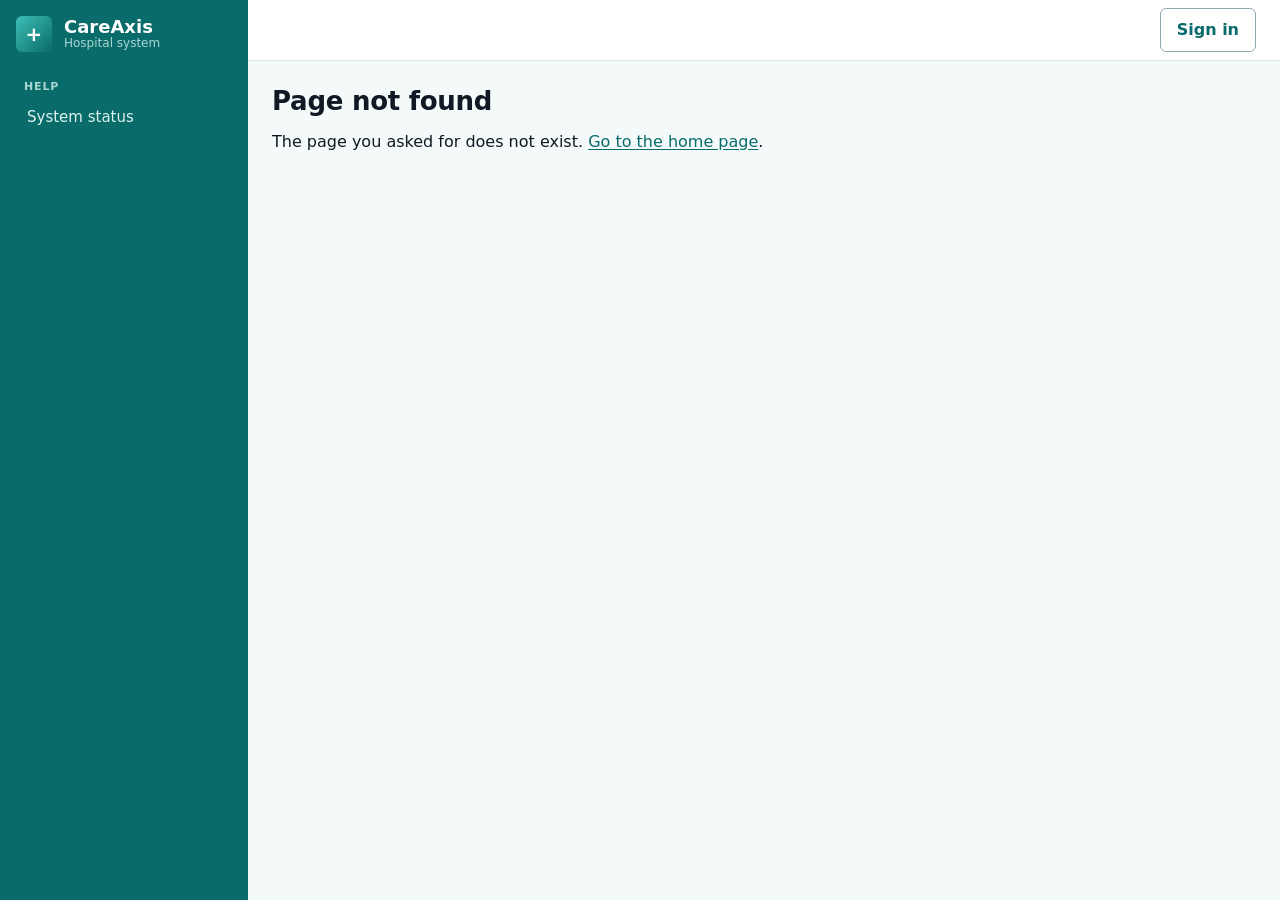
<file: projects/careaxis/index.html>
<!doctype html>
<html lang="en">
  <head>
    <meta charset="UTF-8" />
    <meta name="viewport" content="width=device-width, initial-scale=1.0" />
    <meta name="description" content="CareAxis hospital management system" />
    <title>CareAxis</title>
    <script type="module" crossorigin src="/projects/careaxis/assets/index-BgMVyJP-.js"></script>
    <link rel="stylesheet" crossorigin href="/projects/careaxis/assets/index-TiDKduJX.css">
  </head>
  <body>
    <div id="root"></div>
  </body>
</html>
</file>
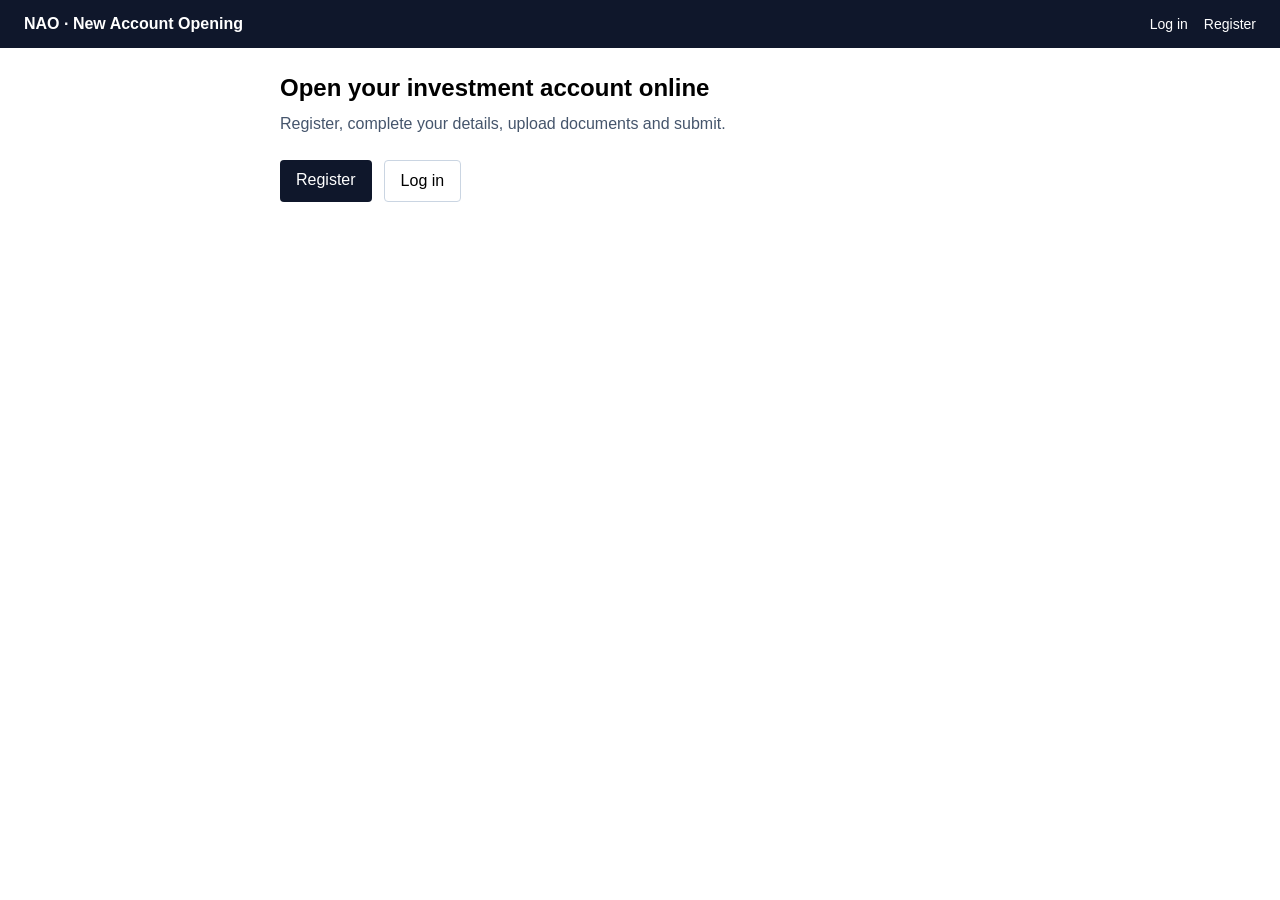
<file: projects/nao/index.html>
<!doctype html>
<html lang="en">
  <head>
    <meta charset="UTF-8" />
    <link rel="icon" type="image/svg+xml" href="/projects/nao/favicon.svg" />
    <meta name="viewport" content="width=device-width, initial-scale=1.0" />
    <title>NAO · New Account Opening</title>
    <script type="module" crossorigin src="/projects/nao/assets/index-C-sVQM-c.js"></script>
    <link rel="stylesheet" crossorigin href="/projects/nao/assets/index-CJASrAkQ.css">
  </head>
  <body>
    <div id="root"></div>
  </body>
</html>
</file>
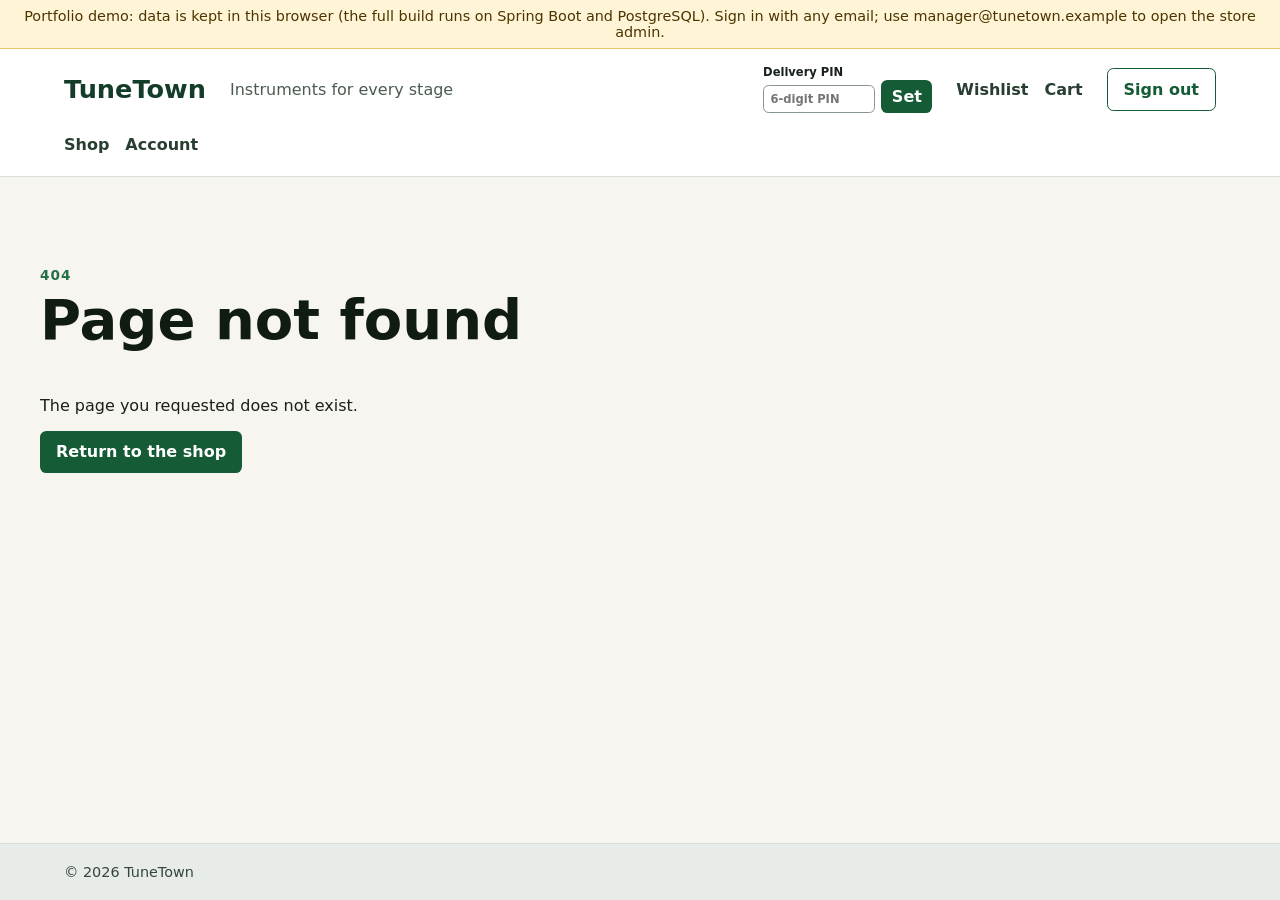
<file: projects/tunetown/index.html>
<!doctype html>
<html lang="en">
  <head>
    <meta charset="UTF-8" />
    <meta name="viewport" content="width=device-width, initial-scale=1.0" />
    <meta
      name="description"
      content="TuneTown is an Indian online store for musical instruments and audio equipment."
    />
    <title>TuneTown</title>
    <script>
      // Apply the saved theme before React paints to prevent a light/dark flash.
      try {
        const record = JSON.parse(localStorage.getItem('tunetown:v1:preferences'));
        const preference = record?.schemaVersion === 1 ? record.data?.theme : 'system';
        const theme =
          preference === 'system'
            ? matchMedia('(prefers-color-scheme: dark)').matches
              ? 'dark'
              : 'light'
            : preference || 'light';
        document.documentElement.dataset.theme = theme;
        document.documentElement.style.colorScheme = theme;
      } catch {
        document.documentElement.dataset.theme = 'light';
      }
    </script>
    <script type="module" crossorigin src="/projects/tunetown/assets/index-D8Cq4_N1.js"></script>
    <link rel="modulepreload" crossorigin href="/projects/tunetown/assets/jsx-runtime-D3jfb0Ew.js">
    <link rel="modulepreload" crossorigin href="/projects/tunetown/assets/serviceError-9QD3nrE2.js">
    <link rel="stylesheet" crossorigin href="/projects/tunetown/assets/index-DbuGLTxl.css">
  </head>
  <body>
    <div id="root"></div>
  </body>
</html>
</file>
<file: projects/careaxis/assets/index-TiDKduJX.css>
:root{color-scheme:light;--font-sans: "Segoe UI Variable Text", "Segoe UI", system-ui, -apple-system, Roboto, "Noto Sans", sans-serif;--font-mono: ui-monospace, "Cascadia Mono", "Segoe UI Mono", Consolas, monospace;--c-bg: #f4f9fa;--c-surface: #ffffff;--c-surface-2: #eef6f7;--c-border: #d5e5e9;--c-border-strong: #8fa9b1;--c-text: #111a24;--c-muted: #526070;--c-primary: #0a6b6b;--c-primary-hover: #075454;--c-primary-soft: #e1f3f1;--c-on-primary: #ffffff;--c-danger: #b42318;--c-danger-soft: #fff3f2;--c-warning: #9a3f00;--c-warning-soft: #fff8ec;--c-success: #05683f;--c-success-soft: #edf9f2;--c-info: #1555c0;--c-info-soft: #eff6ff;--c-nav-bg: #0a6b6b;--c-nav-text: #dcf2ef;--c-nav-muted: #a9d6d1;--c-nav-strong: #ffffff;--c-nav-line: rgb(255 255 255 / 20%);--c-nav-hover: rgb(255 255 255 / 10%);--c-nav-active: rgb(255 255 255 / 18%);--c-nav-accent: #9fe8df;--c-l1: #a3161a;--c-l1-soft: #fde7e7;--c-l1-edge: #d92d20;--c-l2: #8f3700;--c-l2-soft: #ffeedd;--c-l2-edge: #f26b0f;--c-l3: #6e5100;--c-l3-soft: #fff6cc;--c-l3-edge: #d6a400;--c-l4: #17643a;--c-l4-soft: #e4f5ea;--c-l4-edge: #22a35a;--c-l5: #1a49b8;--c-l5-soft: #e6eefd;--c-l5-edge: #3b78f0;--c-bed-free: var(--c-success);--c-bed-free-soft: var(--c-success-soft);--c-bed-occupied: #2b3a4a;--c-bed-occupied-soft: #e9eef3;--c-bed-cleaning: var(--c-warning);--c-bed-cleaning-soft: var(--c-warning-soft);--c-bed-reserved: var(--c-info);--c-bed-reserved-soft: var(--c-info-soft);--radius-sm: 6px;--radius: 10px;--radius-lg: 14px;--shadow: 0 1px 2px rgb(16 24 40 / 5%), 0 1px 3px rgb(16 24 40 / 7%);--shadow-lg: 0 12px 32px rgb(16 24 40 / 16%), 0 2px 6px rgb(16 24 40 / 8%);--focus: 0 0 0 3px rgb(10 107 107 / 35%);--space-1: .25rem;--space-2: .5rem;--space-3: .75rem;--space-4: 1rem;--space-5: 1.5rem;--space-6: 2rem;--space: var(--space-4);--sidebar-width: 15.5rem;--topbar-height: 3.5rem;--tap: 2.75rem;font-family:var(--font-sans);font-size:16px;line-height:1.5;color:var(--c-text);background:var(--c-bg);-webkit-font-smoothing:antialiased}*,*:before,*:after{box-sizing:border-box}body{margin:0;background:var(--c-bg)}h1,h2,h3{line-height:1.25;margin:0 0 var(--space-3);letter-spacing:-.01em}h1{font-size:1.625rem;font-weight:650}h2{font-size:1.1875rem;font-weight:650}h3{font-size:1.0625rem;font-weight:600}p{margin:0 0 var(--space-3)}a{color:var(--c-primary);text-underline-offset:2px}a:hover{color:var(--c-primary-hover)}code,.mono{font-family:var(--font-mono);font-size:.9em}:focus-visible{outline:2px solid var(--c-primary);outline-offset:2px}.visually-hidden{position:absolute;width:1px;height:1px;overflow:hidden;clip:rect(0 0 0 0);white-space:nowrap}.muted{color:var(--c-muted);font-size:.875rem}.narrow{max-width:30rem}.skip-link{position:absolute;left:-999px;top:var(--space-2);padding:var(--space-2) var(--space-4);border-radius:var(--radius-sm);background:var(--c-surface);z-index:40}.skip-link:focus{left:var(--space-4)}.app{min-height:100vh;display:grid;grid-template-columns:var(--sidebar-width) minmax(0,1fr)}.app__sidebar{position:sticky;top:0;display:flex;flex-direction:column;height:100vh;overflow-y:auto;background:var(--c-nav-bg);color:var(--c-nav-text)}.app__brand{display:flex;align-items:center;gap:var(--space-3);padding:var(--space-4) var(--space-4) var(--space-3);color:var(--c-nav-strong);text-decoration:none}.app__brand:hover{color:var(--c-nav-strong)}.app__brand-mark{display:inline-grid;place-items:center;flex:none;width:2.25rem;height:2.25rem;border-radius:var(--radius-sm);background:linear-gradient(135deg,#3cc0b5,#0a6b6b);color:#fff;font-size:1.25rem;font-weight:700}.app__brand-name{display:flex;flex-direction:column;line-height:1.15;font-weight:700;font-size:1.125rem}.app__brand-name small{color:var(--c-nav-muted);font-size:.75rem;font-weight:500}.app__nav{flex:1;padding:var(--space-2) var(--space-3) var(--space-4)}.nav-group+.nav-group{margin-top:var(--space-3)}.nav-group__title{margin:0;padding:var(--space-2) var(--space-3) var(--space-1);color:var(--c-nav-muted);font-size:.6875rem;font-weight:700;letter-spacing:.08em;text-transform:uppercase}.app__nav ul{margin:0;padding:0;list-style:none}.app__nav a{display:flex;align-items:center;min-height:2.375rem;padding:var(--space-2) var(--space-3);border-left:3px solid transparent;border-radius:var(--radius-sm);color:var(--c-nav-text);font-weight:500;font-size:.9375rem;text-decoration:none}.app__nav a:hover{background:var(--c-nav-hover);color:var(--c-nav-strong)}.app__nav a[aria-current=page]{border-left-color:var(--c-nav-accent);background:var(--c-nav-active);color:var(--c-nav-strong);font-weight:600}.app__nav a:focus-visible{outline:2px solid var(--c-nav-accent);outline-offset:-2px}.app__body{display:flex;flex-direction:column;min-width:0}.app__topbar{position:sticky;top:0;z-index:10;display:flex;align-items:center;gap:var(--space-3);min-height:var(--topbar-height);padding:var(--space-2) var(--space-5);border-bottom:1px solid var(--c-border);background:color-mix(in srgb,var(--c-surface) 92%,transparent);-webkit-backdrop-filter:blur(6px);backdrop-filter:blur(6px)}.app__menu-toggle{display:none}.app__context{color:var(--c-muted);font-size:.875rem}.app__user{display:flex;align-items:center;gap:var(--space-3);margin-left:auto}.user-chip{display:flex;align-items:center;gap:var(--space-2);line-height:1.2}.user-chip__avatar{display:inline-grid;place-items:center;width:2rem;height:2rem;border-radius:50%;background:var(--c-primary-soft);color:var(--c-primary);font-size:.8125rem;font-weight:700}.user-chip__text{display:flex;flex-direction:column}.user-chip__name{font-weight:600;font-size:.9375rem}.app__main{flex:1;width:100%;max-width:82rem;margin:0 auto;padding:var(--space-5) var(--space-5) var(--space-6)}.app__main:focus{outline:none}.app__scrim{display:none}@media(max-width:64rem){.app{grid-template-columns:minmax(0,1fr)}.app__sidebar{position:fixed;inset:0 auto 0 0;z-index:30;width:min(var(--sidebar-width),85vw);transform:translate(-100%);visibility:hidden;transition:transform .2s ease,visibility 0s linear .2s;box-shadow:var(--shadow-lg)}.app[data-nav-open=true] .app__sidebar{transform:none;visibility:visible;transition:transform .2s ease}.app[data-nav-open=true] .app__scrim{display:block;position:fixed;inset:0;z-index:20;min-height:0;padding:0;border:0;border-radius:0;background:#080f1673}.app__menu-toggle{display:inline-flex}.app__topbar{padding:var(--space-2) var(--space-4)}.app__main{padding:var(--space-4) var(--space-4) var(--space-6)}}@media(max-width:40rem){.user-chip__text,.app__context{display:none}}@media(prefers-reduced-motion:reduce){.app__sidebar{transition:none}}.page-header{display:flex;flex-wrap:wrap;align-items:flex-end;justify-content:space-between;gap:var(--space-3);margin-bottom:var(--space-5)}.page-header h1{margin-bottom:var(--space-1)}.page-header p{margin:0;color:var(--c-muted);max-width:48rem}.section{margin-bottom:var(--space-6)}.split{display:grid;grid-template-columns:minmax(0,1fr) minmax(18rem,24rem);gap:var(--space-5);align-items:start}.split__aside{position:sticky;top:7rem}@media(max-width:60rem){.split{grid-template-columns:1fr}.split__aside{position:static}}.grid{display:grid;gap:var(--space-4);grid-template-columns:repeat(auto-fill,minmax(16rem,1fr))}.compare{display:grid;grid-template-columns:repeat(2,minmax(0,1fr));gap:var(--space-4)}@media(max-width:40rem){.compare{grid-template-columns:1fr}}.panel,.card{margin:0 0 var(--space-4);padding:var(--space-4) var(--space-5);border:1px solid var(--c-border);border-radius:var(--radius);background:var(--c-surface);box-shadow:var(--shadow)}.card h2,.panel h2{margin-top:0;font-size:1.125rem}.card-list,.visit-list{margin:0;padding:0;list-style:none}.task-card{display:flex;flex-direction:column;gap:var(--space-2);height:100%;margin:0;padding:var(--space-4) var(--space-5);border:1px solid var(--c-border);border-radius:var(--radius);background:var(--c-surface);box-shadow:var(--shadow);color:inherit;text-decoration:none;transition:border-color .15s,transform .15s}a.task-card:hover{border-color:var(--c-primary);color:inherit;transform:translateY(-1px)}.task-card__title{display:flex;align-items:center;justify-content:space-between;gap:var(--space-2);margin:0;font-size:1.0625rem;font-weight:600;color:var(--c-primary)}.task-card p{margin:0;color:var(--c-muted);font-size:.9375rem}.count{display:inline-grid;place-items:center;min-width:1.75rem;padding:0 var(--space-2);border-radius:999px;background:var(--c-warning-soft);color:var(--c-warning);font-size:.8125rem;font-weight:700}.empty-state{padding:var(--space-6) var(--space-4);border:1px dashed var(--c-border-strong);border-radius:var(--radius);text-align:center;color:var(--c-muted)}.empty-state h2{color:var(--c-text);font-size:1.0625rem}.problem{margin:var(--space-3) 0;padding:var(--space-3) var(--space-4);border-left:4px solid var(--c-danger);border-radius:var(--radius-sm);background:var(--c-danger-soft)}.problem p{margin:var(--space-1) 0}.problem__title{font-weight:600;color:var(--c-danger)}.problem__trace{font-size:.8125rem;color:var(--c-muted)}.notice,.banner{margin:0 0 var(--space-4);padding:var(--space-3) var(--space-4);border-left:4px solid var(--c-info);border-radius:var(--radius-sm);background:var(--c-info-soft)}.banner--warning{border-left-color:var(--c-warning);background:var(--c-warning-soft)}.banner--success{border-left-color:var(--c-success);background:var(--c-success-soft)}.banner p:last-child,.notice p:last-child{margin-bottom:0}.loading{display:flex;align-items:center;gap:var(--space-2);color:var(--c-muted)}.loading:before{content:"";width:1rem;height:1rem;border:2px solid var(--c-border-strong);border-top-color:var(--c-primary);border-radius:50%;animation:spin .8s linear infinite}@keyframes spin{to{transform:rotate(360deg)}}@media(prefers-reduced-motion:reduce){.loading:before{animation:none}a.task-card:hover{transform:none}}.tag{display:inline-block;padding:.0625rem var(--space-2);border-radius:999px;background:var(--c-primary-soft);color:var(--c-primary);font-size:.75rem;font-weight:600;white-space:nowrap}.tag--denied,.tag--danger{background:var(--c-danger-soft);color:var(--c-danger)}.tag--break_the_glass,.tag--warning,.tag--likely{background:var(--c-warning-soft);color:var(--c-warning)}.tag--possible,.tag--info{background:var(--c-info-soft);color:var(--c-info)}.tag--success{background:var(--c-success-soft);color:var(--c-success)}.tag--neutral{background:var(--c-surface-2);color:var(--c-muted);border:1px solid var(--c-border)}.tags{display:flex;flex-wrap:wrap;gap:var(--space-1)}.status--up{color:var(--c-success)}.status--down,.status--out_of_service{color:var(--c-danger)}.score{display:flex;align-items:center;gap:var(--space-2);font-weight:600}.score__bar{flex:1;height:.5rem;border-radius:999px;background:var(--c-surface-2);border:1px solid var(--c-border);overflow:hidden}.score__fill{display:block;height:100%;background:var(--c-info)}.score--likely .score__fill{background:var(--c-warning)}.mrn{font-family:var(--font-mono);font-weight:600;letter-spacing:.02em}.mrn--large{font-size:1.75rem}button,.button{display:inline-flex;align-items:center;justify-content:center;gap:var(--space-2);min-height:var(--tap);padding:var(--space-2) var(--space-4);border:1px solid var(--c-primary);border-radius:var(--radius-sm);background:var(--c-primary);color:var(--c-on-primary);font:inherit;font-weight:600;text-decoration:none;cursor:pointer}button:hover,.button:hover{background:var(--c-primary-hover);border-color:var(--c-primary-hover);color:var(--c-on-primary)}button:focus-visible,.button:focus-visible{outline:none;box-shadow:var(--focus)}button.secondary,.button.secondary{background:var(--c-surface);color:var(--c-primary);border-color:var(--c-border-strong)}button.secondary:hover,.button.secondary:hover{background:var(--c-primary-soft);color:var(--c-primary)}button.link{min-height:var(--tap);padding:0 var(--space-2);border:0;background:none;color:var(--c-primary);font-weight:500;text-decoration:underline}button.danger{border-color:var(--c-danger);background:var(--c-danger);color:#fff}button:disabled{opacity:.55;cursor:not-allowed}.actions{display:flex;flex-wrap:wrap;align-items:center;gap:var(--space-2)}fieldset{margin:0 0 var(--space-5);padding:0;border:0}legend{margin-bottom:var(--space-3);font-size:1.0625rem;font-weight:600}.form-grid{display:grid;grid-template-columns:repeat(auto-fill,minmax(14rem,1fr));gap:0 var(--space-4)}.form-grid .field--wide{grid-column:1 / -1}.field{display:flex;flex-direction:column;gap:var(--space-1);margin-bottom:var(--space-4)}.field--inline{flex-direction:row;align-items:center;gap:var(--space-2)}.field label,.field .label{font-weight:600}.field__hint{margin:0;color:var(--c-muted);font-size:.8125rem}.field input,.field select,.field textarea{width:100%;min-height:var(--tap);padding:var(--space-2) var(--space-3);border:1px solid var(--c-border-strong);border-radius:var(--radius-sm);background:var(--c-surface);color:var(--c-text);font:inherit}.field--inline select{width:auto}.field input:focus-visible,.field select:focus-visible,.field textarea:focus-visible{outline:none;border-color:var(--c-primary);box-shadow:var(--focus)}.field input[aria-invalid=true],.field select[aria-invalid=true],.field textarea[aria-invalid=true]{border-color:var(--c-danger)}.field__error{margin:0;color:var(--c-danger);font-size:.875rem;font-weight:500}.check{display:flex;align-items:flex-start;gap:var(--space-2);margin-bottom:var(--space-3);font-weight:500}.check input{width:1.125rem;height:1.125rem;margin-top:.2rem}.filters{display:flex;flex-wrap:wrap;align-items:flex-end;gap:0 var(--space-4);margin-bottom:var(--space-4)}.filters .field{min-width:12rem;flex:1}.filters>button{margin-bottom:var(--space-4)}.details{display:grid;grid-template-columns:max-content 1fr;gap:var(--space-2) var(--space-5);margin:0}.details dt{color:var(--c-muted);font-weight:500}.details dd{margin:0;font-weight:500}@media(max-width:30rem){.details{grid-template-columns:1fr;gap:0}.details dd{margin-bottom:var(--space-2)}}.match{font-weight:700;color:var(--c-warning)}.table-wrap{position:relative;overflow-x:auto;border:1px solid var(--c-border);border-radius:var(--radius);background:var(--c-surface)}table{width:100%;border-collapse:collapse}th,td{padding:var(--space-3);border-bottom:1px solid var(--c-border);text-align:left;vertical-align:top}th{background:var(--c-surface-2);color:var(--c-muted);font-size:.8125rem;font-weight:600;text-transform:uppercase;letter-spacing:.03em}tbody tr:last-child td{border-bottom:0}tbody tr:hover{background:var(--c-surface-2)}.visit-list li{display:flex;flex-wrap:wrap;justify-content:space-between;gap:var(--space-2);padding:var(--space-3) 0;border-bottom:1px solid var(--c-border)}.visit-list li:last-child{border-bottom:0}.reason{font-style:italic}.pager{display:flex;align-items:center;gap:var(--space-4);margin-top:var(--space-4)}.candidate{padding:var(--space-3) var(--space-4);border:1px solid var(--c-border);border-radius:var(--radius-sm);background:var(--c-surface)}.candidate+.candidate{margin-top:var(--space-3)}.candidate--likely{border-color:var(--c-warning);box-shadow:inset 4px 0 0 var(--c-warning)}.candidate__head{display:flex;flex-wrap:wrap;align-items:baseline;justify-content:space-between;gap:var(--space-2);margin-bottom:var(--space-2)}.candidate__name{font-weight:600}.slot-day{margin-bottom:var(--space-4)}.slot-day legend{font-size:.9375rem}.slot-grid{display:grid;grid-template-columns:repeat(auto-fill,minmax(6.5rem,1fr));gap:var(--space-2)}.slot{flex-direction:column;gap:0;min-height:3.25rem;padding:var(--space-2);background:var(--c-surface);color:var(--c-text);border-color:var(--c-border-strong);font-weight:500}.slot:hover:not(:disabled){background:var(--c-primary-soft);color:var(--c-text);border-color:var(--c-primary)}.slot:disabled{background:var(--c-surface-2);opacity:.6}.slot--selected,.slot--selected:hover:not(:disabled){background:var(--c-primary);border-color:var(--c-primary);color:var(--c-on-primary)}.slot__time{font-weight:700;font-variant-numeric:tabular-nums}.slot__note{font-size:.75rem}.session-row{display:grid;grid-template-columns:minmax(9rem,1.4fr) repeat(2,minmax(7rem,1fr)) auto;gap:0 var(--space-3);align-items:end}.session-row>button{margin-bottom:var(--space-4)}@media(max-width:40rem){.session-row{grid-template-columns:1fr 1fr}}.queue{display:grid;gap:var(--space-4)}.queue--large{grid-template-columns:minmax(14rem,1fr) 2fr;gap:var(--space-6)}@media(max-width:48rem){.queue--large{grid-template-columns:1fr}}.queue__title{font-size:2rem}.queue__now{display:flex;flex-direction:column;align-items:center;justify-content:center;padding:var(--space-4);border-radius:var(--radius-lg);background:var(--c-primary);color:var(--c-on-primary)}.queue__label{margin:0 0 var(--space-2);font-size:.875rem;font-weight:600;text-transform:uppercase;letter-spacing:.05em}.queue__token{font-size:3rem;font-weight:800;line-height:1;font-variant-numeric:tabular-nums}.queue--large .queue__token{font-size:7rem}.queue__token--small,.queue--large .queue__token--small{display:inline-block;min-width:3ch;font-size:1.75rem;color:var(--c-primary)}.queue--large .queue__token--small{font-size:3rem}.queue__list{display:grid;gap:var(--space-2);margin:0;padding:0;list-style:none}.queue__list li{display:flex;align-items:baseline;gap:var(--space-4);padding:var(--space-2) var(--space-3);border:1px solid var(--c-border);border-radius:var(--radius-sm);background:var(--c-surface)}.queue__footer{margin-top:var(--space-3)}.queue__mine{font-size:1.25rem;font-weight:700}.stat-tiles{display:grid;grid-template-columns:repeat(auto-fill,minmax(13rem,1fr));gap:var(--space-3);margin:0 0 var(--space-6);padding:0;list-style:none}.stat-tile{display:flex;flex-direction:column;gap:var(--space-1);height:100%;padding:var(--space-4);border:1px solid var(--c-border);border-left:4px solid var(--tile-accent, var(--c-primary));border-radius:var(--radius);background:var(--c-surface);box-shadow:var(--shadow);color:inherit;text-decoration:none}a.stat-tile:hover{border-color:var(--tile-accent, var(--c-primary));color:inherit}.stat-tile__value{font-size:2rem;font-weight:700;line-height:1.1;font-variant-numeric:tabular-nums}.stat-tile__label{font-weight:600}.stat-tile__hint{color:var(--c-muted);font-size:.8125rem}.stat-tile--urgent{--tile-accent: var(--c-l1-edge)}.stat-tile--warning{--tile-accent: var(--c-l2-edge)}.stat-tile--good{--tile-accent: var(--c-l4-edge)}.home-section-title{margin:var(--space-5) 0 var(--space-3);color:var(--c-muted);font-size:.8125rem;font-weight:700;letter-spacing:.06em;text-transform:uppercase}.badge{display:inline-flex;align-items:center;gap:.375rem;padding:.125rem .5rem .125rem .375rem;border:1px solid transparent;border-radius:999px;font-size:.8125rem;font-weight:650;line-height:1.4;white-space:nowrap}.badge__dot{display:inline-grid;place-items:center;min-width:1.25rem;height:1.25rem;padding:0 .25rem;border-radius:999px;color:#fff;font-size:.75rem;font-weight:800}.badge--l1{background:var(--c-l1-soft);color:var(--c-l1);border-color:var(--c-l1-edge)}.badge--l1 .badge__dot{background:var(--c-l1-edge)}.badge--l2{background:var(--c-l2-soft);color:var(--c-l2);border-color:var(--c-l2-edge)}.badge--l2 .badge__dot{background:var(--c-l2-edge)}.badge--l3{background:var(--c-l3-soft);color:var(--c-l3);border-color:var(--c-l3-edge)}.badge--l3 .badge__dot{background:var(--c-l3-edge);color:#2b2000}.badge--l4{background:var(--c-l4-soft);color:var(--c-l4);border-color:var(--c-l4-edge)}.badge--l4 .badge__dot{background:var(--c-l4-edge)}.badge--l5{background:var(--c-l5-soft);color:var(--c-l5);border-color:var(--c-l5-edge)}.badge--l5 .badge__dot{background:var(--c-l5-edge)}.badge--fallback{background:var(--c-warning-soft);color:var(--c-warning);border:1px dashed var(--c-warning)}.badge--free{background:var(--c-bed-free-soft);color:var(--c-bed-free);border:1px solid var(--c-bed-free)}.badge--occupied{background:var(--c-bed-occupied-soft);color:var(--c-bed-occupied);border:2px solid var(--c-bed-occupied)}.badge--cleaning{background:var(--c-bed-cleaning-soft);color:var(--c-bed-cleaning);border:1px dashed var(--c-bed-cleaning)}.badge--reserved{background:var(--c-bed-reserved-soft);color:var(--c-bed-reserved);border:3px double var(--c-bed-reserved)}.live{display:inline-flex;align-items:center;gap:var(--space-2);color:var(--c-muted);font-size:.8125rem}.live__dot{width:.625rem;height:.625rem;border-radius:50%;background:var(--c-border-strong)}.live--on .live__dot{background:var(--c-l4-edge);box-shadow:0 0 0 3px color-mix(in srgb,var(--c-l4-edge) 25%,transparent)}.live--polling .live__dot{background:var(--c-l2-edge)}.live__state{color:var(--c-text);font-weight:600}.patient-banner{display:flex;flex-wrap:wrap;align-items:center;gap:var(--space-2) var(--space-5);margin:0 0 var(--space-4);padding:var(--space-3) var(--space-4);border:1px solid var(--c-border);border-left:4px solid var(--c-primary);border-radius:var(--radius);background:var(--c-surface)}.patient-banner__name{font-size:1.125rem;font-weight:700}.patient-banner__facts{display:flex;flex-wrap:wrap;gap:var(--space-1) var(--space-4);margin:0;color:var(--c-muted);font-size:.875rem}.patient-banner__facts dt{position:absolute;width:1px;height:1px;overflow:hidden;clip:rect(0 0 0 0)}.patient-banner__facts dd{margin:0}.dialog-backdrop{position:fixed;inset:0;z-index:50;display:grid;place-items:center;padding:var(--space-4);background:#080f167f}.dialog{width:min(32rem,100%);max-height:calc(100vh - 2rem);overflow-y:auto;padding:var(--space-5);border-radius:var(--radius-lg);background:var(--c-surface);box-shadow:var(--shadow-lg)}.dialog h2{margin-bottom:var(--space-2)}.dialog__actions{display:flex;flex-wrap:wrap;justify-content:flex-end;gap:var(--space-2);margin-top:var(--space-5)}.summary-strip{display:grid;grid-template-columns:repeat(auto-fit,minmax(10rem,1fr));gap:var(--space-3);margin:0 0 var(--space-5);padding:0;list-style:none}.summary-strip li{padding:var(--space-3) var(--space-4);border:1px solid var(--c-border);border-radius:var(--radius);background:var(--c-surface)}.summary-strip strong{display:block;font-size:1.5rem;line-height:1.2;font-variant-numeric:tabular-nums}.queue-table td{vertical-align:top}.queue-table tr.is-manual{background:color-mix(in srgb,var(--c-warning-soft) 70%,transparent)}.queue-table .patient-cell strong{display:block}.reasons{margin:var(--space-1) 0 0;padding:0;list-style:none;color:var(--c-muted);font-size:.8125rem}.reasons li:before{content:"• "}.position{display:inline-grid;place-items:center;width:2rem;height:2rem;border-radius:50%;background:var(--c-surface-2);border:1px solid var(--c-border);font-weight:700;font-variant-numeric:tabular-nums}.vitals-grid{display:grid;grid-template-columns:repeat(auto-fill,minmax(11rem,1fr));gap:var(--space-3) var(--space-4)}.vitals-grid .field input{font-size:1.125rem;font-variant-numeric:tabular-nums}.segmented{display:flex;flex-wrap:wrap;gap:var(--space-2);margin:0;padding:0;border:0}.segmented legend{margin-bottom:var(--space-2);font-size:1rem;font-weight:500}.segmented label{display:inline-flex;align-items:center;gap:var(--space-2);min-height:var(--tap);padding:var(--space-2) var(--space-3);border:1px solid var(--c-border-strong);border-radius:var(--radius-sm);background:var(--c-surface);cursor:pointer}.segmented input:checked+span{font-weight:700}.segmented label:has(input:checked){border-color:var(--c-primary);background:var(--c-primary-soft);color:var(--c-primary)}.triage-result{padding:var(--space-4) var(--space-5);border:1px solid var(--c-border);border-radius:var(--radius);background:var(--c-surface)}.legend{display:flex;flex-wrap:wrap;gap:var(--space-2);margin:0 0 var(--space-4);padding:0;list-style:none}.ward{margin-bottom:var(--space-5)}.ward__head{display:flex;flex-wrap:wrap;align-items:baseline;justify-content:space-between;gap:var(--space-2);margin-bottom:var(--space-3)}.ward__head h2{margin:0}.bed-grid{display:grid;grid-template-columns:repeat(auto-fill,minmax(7.5rem,1fr));gap:var(--space-2);margin:0;padding:0;list-style:none}.bed-tile{display:flex;flex-direction:column;align-items:flex-start;gap:.125rem;width:100%;min-height:5rem;padding:var(--space-2) var(--space-3);border-radius:var(--radius-sm);font-weight:500;text-align:left;cursor:pointer}.bed-tile:hover{filter:brightness(.97)}.bed-tile__label{font-family:var(--font-mono);font-size:1.0625rem;font-weight:700}.bed-tile__state{font-size:.8125rem;font-weight:700;text-transform:uppercase;letter-spacing:.04em}.bed-tile__since{font-size:.75rem;opacity:.85}.bed-tile--free,.bed-tile--free:hover{background:var(--c-bed-free-soft);color:var(--c-bed-free);border:1px solid var(--c-bed-free)}.bed-tile--occupied,.bed-tile--occupied:hover{background:var(--c-bed-occupied-soft);color:var(--c-bed-occupied);border:2px solid var(--c-bed-occupied)}.bed-tile--cleaning,.bed-tile--cleaning:hover{background:var(--c-bed-cleaning-soft);color:var(--c-bed-cleaning);border:2px dashed var(--c-bed-cleaning)}.bed-tile--reserved,.bed-tile--reserved:hover{background:var(--c-bed-reserved-soft);color:var(--c-bed-reserved);border:3px double var(--c-bed-reserved)}.bed-tile[aria-pressed=true]{box-shadow:0 0 0 3px var(--c-primary)}.bed-tile:focus-visible{outline:3px solid var(--c-primary);outline-offset:2px;box-shadow:none}.bed-panel{position:sticky;top:calc(var(--topbar-height) + var(--space-4))}.chart{width:100%;height:auto;overflow:visible}.chart text{fill:var(--c-muted);font-size:11px}.chart__grid{stroke:var(--c-border);stroke-width:1}.chart__capacity{stroke:var(--c-l1-edge);stroke-width:1.5;stroke-dasharray:6 4}.chart__line{fill:none;stroke:var(--c-primary);stroke-width:2.5;stroke-linejoin:round}.chart__area{fill:color-mix(in srgb,var(--c-primary) 12%,transparent)}.chart__now{fill:var(--c-primary)}.chart__day{stroke:var(--c-border-strong);stroke-width:1;stroke-dasharray:2 3}.metric-pair{display:grid;grid-template-columns:repeat(auto-fit,minmax(12rem,1fr));gap:var(--space-3);margin:var(--space-4) 0 0}.metric-pair div{padding:var(--space-3) var(--space-4);border:1px solid var(--c-border);border-radius:var(--radius);background:var(--c-surface-2)}.metric-pair dt{color:var(--c-muted);font-size:.8125rem}.metric-pair dd{margin:0;font-size:1.25rem;font-weight:700}.badge--tone-ok{background:var(--c-success-soft);color:var(--c-success);border-color:var(--c-success)}.badge--tone-warn{background:var(--c-warning-soft);color:var(--c-warning);border-color:var(--c-warning)}.badge--tone-bad{background:var(--c-danger-soft);color:var(--c-danger);border:2px solid var(--c-danger)}.badge--tone-info{background:var(--c-info-soft);color:var(--c-info);border-color:var(--c-info)}.badge--tone-neutral{background:var(--c-surface-2);color:var(--c-muted);border-color:var(--c-border-strong)}.finding{margin:0 0 var(--space-3);padding:var(--space-3) var(--space-4);border:1px solid var(--c-border);border-left-width:5px;border-radius:var(--radius-sm);background:var(--c-surface)}.finding--hard-stop{border-left-color:var(--c-danger);background:var(--c-danger-soft)}.finding--warning{border-left-color:var(--c-warning);background:var(--c-warning-soft)}.finding__head{display:flex;flex-wrap:wrap;align-items:center;gap:var(--space-2);margin-bottom:var(--space-2)}.finding p{margin:0 0 var(--space-2)}.item-row{display:grid;grid-template-columns:repeat(auto-fit,minmax(9rem,1fr));gap:var(--space-3);align-items:end;margin-bottom:var(--space-3);padding-bottom:var(--space-3);border-bottom:1px dashed var(--c-border)}td.num,th.num{text-align:right;font-variant-numeric:tabular-nums}.totals{display:grid;grid-template-columns:1fr auto;gap:var(--space-1) var(--space-6);max-width:28rem;margin:var(--space-4) 0}.totals dt{color:var(--c-muted)}.totals dd{margin:0;text-align:right;font-variant-numeric:tabular-nums}.totals .totals__grand{font-weight:700;font-size:1.0625rem}.draft-banner{margin:0 0 var(--space-4);padding:var(--space-3) var(--space-4);border:2px dashed var(--c-warning);border-radius:var(--radius-sm);background:var(--c-warning-soft);color:var(--c-warning);font-weight:700}.summary-view h3{margin:var(--space-4) 0 var(--space-1);font-size:.9375rem}.summary-view ul{margin:0;padding-left:var(--space-5)}.checklist{list-style:none;margin:0 0 var(--space-4);padding:0}.checklist li{display:flex;gap:var(--space-2);align-items:center;padding:var(--space-2) 0;border-bottom:1px solid var(--c-border)}.stack>*+*{margin-top:var(--space-3)}.row-actions{display:flex;flex-wrap:wrap;gap:var(--space-2);align-items:end}.auth{display:grid;grid-template-columns:minmax(0,1fr);min-height:100vh;background:var(--c-bg)}.auth__panel{display:flex;justify-content:center;padding:var(--space-6) var(--space-4)}.auth__panel-inner{width:100%;max-width:28rem}.auth__panel:focus{outline:none}.auth__brand{display:flex;align-items:center;gap:var(--space-3);margin:0 0 var(--space-5);font-size:1.25rem;font-weight:700;letter-spacing:-.01em}.auth__brand small{display:block;font-size:.75rem;font-weight:500;letter-spacing:.02em;opacity:.75}.auth__brand-mark{display:inline-grid;place-items:center;flex:none;width:2.25rem;height:2.25rem;border-radius:var(--radius-sm);background:linear-gradient(135deg,#3cc0b5,#0a6b6b);color:#fff;font-size:1.25rem;font-weight:700}.auth__password{display:flex;gap:var(--space-2)}.auth__password input{flex:1;min-width:0}.auth__reveal{min-width:4.5rem}.auth__submit{width:100%}.auth__help{margin-top:calc(-1 * var(--space-2))}.auth__demo summary{cursor:pointer;font-weight:650}.auth__demo[open] summary{margin-bottom:var(--space-3)}.auth__demo-list{margin:0;padding:0;list-style:none}.auth__demo-list li{display:flex;align-items:center;justify-content:space-between;gap:var(--space-3);padding:var(--space-2) 0;border-top:1px solid var(--c-border)}.auth__demo-who{display:flex;flex-direction:column;min-width:0}.auth__demo-role{font-size:.8125rem;font-weight:600;color:var(--c-primary)}.auth__intro{position:relative;isolation:isolate;overflow:hidden;min-height:24rem;padding:var(--space-6) var(--space-5);background:#0e2230;color:#c3d1dc}.auth__photo{position:absolute;inset:0;z-index:-2;width:100%;height:100%;object-fit:cover;filter:saturate(.85)}.auth__intro:after{content:"";position:absolute;inset:0;z-index:-1;background:linear-gradient(180deg,#0a1c26e0,#0a28309e 45%,#081e26eb)}.auth__intro-inner{display:flex;flex-direction:column;justify-content:space-between;gap:var(--space-6);width:100%;min-height:100%;max-width:34rem;margin:0 auto}.auth__brand-mark--lg{width:3.25rem;height:3.25rem;border-radius:var(--radius);font-size:1.875rem}.auth__wordmark{margin:var(--space-4) 0 var(--space-2);color:#fff;font-size:clamp(2.75rem,6vw,4.25rem);font-weight:750;line-height:1;letter-spacing:-.035em}.auth__tagline{margin:0;color:#ffffffe5;font-size:1.125rem;text-shadow:0 1px 8px rgb(0 0 0 / 45%)}.auth__points{display:grid;gap:var(--space-3);margin:0;padding:var(--space-4) 0 0;border-top:1px solid rgb(255 255 255 / 25%);list-style:none}.auth__points li{position:relative;padding-left:var(--space-5);color:#fff;font-size:1rem}.auth__points li:before{content:"";position:absolute;left:0;top:.5em;width:.5rem;height:.5rem;border-radius:50%;background:#3cc0b5;box-shadow:0 0 0 4px #3cc0b540}@media(min-width:60rem){.auth{grid-template-columns:minmax(0,1.1fr) minmax(0,1fr)}.auth__intro{order:-1;position:sticky;top:0;align-self:start;display:flex;align-items:stretch;height:100vh;padding:calc(var(--space-6) * 1.5) calc(var(--space-6) * 1.5)}.auth__panel{align-items:center;padding:var(--space-6)}.auth__brand--compact{display:none}}
</file>
<file: projects/tunetown/assets/index-DbuGLTxl.css>
:root{color:#182019;font-synthesis:none;text-rendering:optimizelegibility;background:#f6f5ef;font-family:Inter,ui-sans-serif,system-ui,-apple-system,BlinkMacSystemFont,Segoe UI,sans-serif}*{box-sizing:border-box}html{min-width:320px}body{min-width:320px;min-height:100vh;margin:0}button,input,select,textarea{font:inherit}a{color:#155b36}a:focus-visible,button:focus-visible,input:focus-visible,select:focus-visible,textarea:focus-visible{outline-offset:3px;outline:3px solid #d66b00}.app-shell{flex-direction:column;min-height:100vh;display:flex}.skip-link{z-index:1000;color:#182019;background:#fff;border-radius:.4rem;padding:.75rem 1rem;position:fixed;top:.5rem;left:.5rem;transform:translateY(-150%)}.skip-link:focus{transform:translateY(0)}.site-header{background:#fff;border-bottom:1px solid #d9ded9;padding:1rem clamp(1rem,5vw,4rem)}.header-row,.header-actions,.primary-nav{align-items:center;display:flex}.header-row{flex-wrap:wrap;gap:.75rem 1.5rem}.brand{color:#143d29;font-size:1.6rem;font-weight:800;text-decoration:none}.tagline{color:#4b5b50;flex:1;margin:0}.user-greeting{color:#143d29;align-items:center;gap:.5rem;margin:0;font-weight:700;display:flex}.role-label{color:#155b36;letter-spacing:.02em;background:#e5f2ea;border-radius:999px;padding:.15rem .45rem;font-size:.75rem}.sign-in-link{color:#267048;font-weight:700;text-decoration:none}.auth-form{gap:1rem;max-width:24rem;display:grid}.rental-panel{border-top:1px solid #d9ded9;margin-top:1.5rem;padding-top:1rem}.rental-units,.account-list{gap:.75rem;display:grid}.rental-units{margin:1rem 0 0;padding:0;list-style:none}.rental-units li{justify-content:space-between;align-items:center;gap:1rem;display:flex}.auth-form label{gap:.35rem;display:grid}.header-actions,.primary-nav{gap:1rem}.header-actions a,.nav-link{color:#283e30;font-weight:650;text-decoration:none}.primary-nav{margin-top:1rem;overflow-x:auto}.nav-link{white-space:nowrap;padding-block:.35rem}.nav-link--active{border-bottom:3px solid #267048}.main-content{flex:1;width:min(100% - 2rem,75rem);margin-inline:auto;padding-block:clamp(2rem,6vw,5rem)}.page-section,.error-panel{max-width:48rem}.eyebrow{color:#267048;letter-spacing:.08em;text-transform:uppercase;margin-bottom:.5rem;font-size:.85rem;font-weight:800}h1{color:#101b13;margin-top:0;font-size:clamp(2rem,7vw,3.5rem);line-height:1.05}.button-link,button{color:#fff;cursor:pointer;background:#155b36;border:0;border-radius:.4rem;padding:.7rem 1rem;font-weight:700;text-decoration:none;display:inline-block}.site-footer{color:#34473a;background:#e7ece8;border-top:1px solid #d9ded9;justify-content:space-between;gap:1rem;padding:1.25rem clamp(1rem,5vw,4rem);font-size:.9rem;display:flex}.site-footer p{margin:0}.developer-panel{background:#fff;border:1px solid #aab7ad;border-radius:.6rem;width:min(22rem,100vw - 2rem);padding:1rem;position:fixed;bottom:1rem;right:1rem;box-shadow:0 .5rem 1.5rem #143d292e}.developer-panel>details>summary{cursor:pointer;font-weight:800}.developer-form{gap:.75rem;margin-top:1rem;display:grid}.developer-form label{gap:.25rem;font-size:.8rem;font-weight:700;display:grid}.developer-form input{border:1px solid #88968b;border-radius:.3rem;width:100%;padding:.5rem}.developer-actions{flex-wrap:wrap;gap:.5rem;display:flex}.developer-actions button,.text-button{padding:.45rem .65rem;font-size:.78rem}.secondary-button{color:#155b36;background:#fff;border:1px solid #155b36}.developer-message{min-height:1.2rem}.developer-log-heading{justify-content:space-between;align-items:center;gap:1rem;display:flex}.text-button{color:#155b36;background:0 0;text-decoration:underline}.service-log{max-height:14rem;margin:.5rem 0 0;padding-left:1.5rem;font-size:.78rem;overflow:auto}.service-log summary{cursor:pointer}.service-log pre{white-space:pre-wrap;max-width:100%;overflow:auto}.developer-panel p{margin:.35rem 0 0;font-size:.85rem}select,input,textarea{color:#182019;background:#fff;border:1px solid #88968b;border-radius:.35rem;max-width:100%;padding:.6rem}label{gap:.35rem;font-weight:650;display:grid}.pin-form{align-items:end;gap:.4rem;display:flex}.pin-form label{font-size:.72rem}.pin-form input{width:7rem;padding:.4rem}.pin-form button{padding:.45rem .65rem}.cart-badge{color:#fff;background:#a73e00;border-radius:50%;place-items:center;min-width:1.35rem;min-height:1.35rem;margin-left:.3rem;font-size:.72rem;display:inline-grid}.hero-carousel{background:linear-gradient(130deg,#e8f1e8,#f6e9d5);border-radius:1rem;margin-bottom:3rem;padding:clamp(1.5rem,5vw,3.5rem)}.hero-carousel h1{max-width:15ch;margin-bottom:.8rem}.carousel-controls,.carousel-dots,.product-card__actions,.detail-actions,.dialog-actions{align-items:center;gap:.6rem;display:flex}.carousel-controls{margin-top:1.5rem}.carousel-dot{background:0 0;border:2px solid #155b36;border-radius:50%;width:.8rem;height:.8rem;padding:0}.carousel-dot--active{background:#155b36}.catalogue-toolbar{grid-template-columns:1fr minmax(15rem,2fr) minmax(10rem,.7fr);align-items:end;gap:1rem;margin-bottom:1.2rem;display:grid}.catalogue-toolbar h2,.section-heading h2{margin:0}.search-field input{width:100%}.catalogue-layout{grid-template-columns:14rem minmax(0,1fr);align-items:start;gap:2rem;display:grid}.filters{background:#fff;border:1px solid #d9ded9;border-radius:.6rem;gap:1rem;min-width:0;padding:1rem;display:grid}.filters>label,.price-inputs,.price-inputs label{min-width:0}.filters select,.filters input[type=number]{width:100%;min-width:0}.section-heading{justify-content:space-between;align-items:center;gap:1rem;display:flex}.filters fieldset{border:0;gap:.4rem;margin:0;padding:0;display:grid}.filters legend{margin-bottom:.35rem;font-weight:700}.check-label{align-items:center;font-weight:400;display:flex}.price-inputs{grid-template-columns:repeat(2,minmax(0,1fr));gap:.5rem;display:grid}.filter-chips{flex-wrap:wrap;gap:.5rem;margin-bottom:1rem;display:flex}.filter-chips button{color:#174b30;background:#edf5ef;border:1px solid #267048;padding:.35rem .65rem;font-size:.82rem}.results-count{color:#4b5b50;margin-top:0}.product-grid{grid-template-columns:repeat(4,minmax(0,1fr));gap:1rem;display:grid}.product-card{background:#fff;border:1px solid #d9ded9;border-radius:.65rem;flex-direction:column;min-width:0;display:flex;overflow:hidden}.product-card__image-link{aspect-ratio:4/3;background:#f1eee5}.product-card__image{object-fit:cover;width:100%;height:100%}.product-card__body{flex-direction:column;flex:1;padding:1rem;display:flex}.product-card__brand{color:#5a675d;text-transform:uppercase;margin:0;font-size:.78rem;font-weight:750}.product-card__title{margin:.35rem 0;font-size:1rem}.product-card__title a{color:#182019;text-decoration:none}.price-row{flex-wrap:wrap;align-items:center;gap:.4rem;margin-bottom:.5rem;display:flex}.discount-badge{color:#8a2f00;background:#fde8dd;border-radius:.25rem;padding:.15rem .35rem;font-size:.72rem;font-weight:750}.stock-message{color:#8a4b00;margin:0 0 .5rem;font-weight:700}.stock-message--out{color:#a12020;font-weight:750}.product-card__actions{margin-top:auto}.product-card__actions>:first-child{flex:1}button:disabled{cursor:not-allowed;opacity:.55}.icon-button{color:#8b1e36;background:#f2ece5;min-width:2.6rem;font-size:1.3rem}.pagination{justify-content:center;align-items:center;gap:1rem;margin-top:1.5rem;display:flex}.empty-state{text-align:center;border:1px dashed #99a49b;border-radius:.6rem;padding:2rem}.skeleton-card{background:#fff;border:1px solid #e0e4e0;border-radius:.6rem;padding:.8rem}.skeleton{background:linear-gradient(90deg,#e4e8e4,#f4f6f4,#e4e8e4) 0 0/200% 100%;border-radius:.25rem;height:1rem;margin-top:.8rem;animation:1.2s infinite shimmer}.skeleton--image{height:9rem;margin-top:0}.skeleton--short{width:60%}@keyframes shimmer{to{background-position:-200% 0}}.recent-section{margin-top:3rem}.product-row{grid-template-columns:repeat(5,minmax(12rem,1fr));gap:1rem;padding-bottom:.5rem;display:grid;overflow-x:auto}.detail-main{grid-template-columns:minmax(0,1.15fr) minmax(18rem,.85fr);gap:2rem;display:grid}.gallery-main{aspect-ratio:4/3;object-fit:cover;border-radius:.7rem;width:100%}.gallery-thumbnails{gap:.6rem;margin-top:.6rem;display:flex}.gallery-thumbnails button{background:#fff;border:2px solid #0000;width:5rem;padding:.2rem}.gallery-thumbnails button[aria-pressed=true]{border-color:#155b36}.gallery-thumbnails img{width:100%;display:block}.purchase-panel h1{font-size:clamp(2rem,5vw,3rem)}.detail-price{font-size:1.6rem;font-weight:800}.quantity-input{align-items:end;gap:.4rem;margin:1rem 0;display:flex}.quantity-input label{width:5rem;font-size:.75rem}.quantity-input input{width:100%}.tabs-list{border-bottom:1px solid #bfc8c0;gap:.3rem;margin-top:2.5rem;display:flex}.tabs-list button{color:#21432e;background:0 0;border-radius:.35rem .35rem 0 0}.tabs-list button[aria-selected=true]{color:#fff;background:#155b36}.tabs-panel{padding:1.5rem 0}.spec-list>div,.order-summary p{border-bottom:1px solid #d9ded9;justify-content:space-between;gap:1rem;padding:.65rem 0;display:flex}.spec-list dt{font-weight:750}.review-summary{border-top:1px solid color-mix(in srgb, currentColor 18%, transparent);margin-top:1rem;padding-top:1rem}.review-summary h4,.review-summary h5{margin:.5rem 0 .25rem}.reviews-layout{grid-template-columns:13rem 1fr;gap:2rem;display:grid}.review-form{gap:.8rem;display:grid}.star-options{flex-wrap:wrap;gap:.6rem;display:flex}.star-options label{display:flex}.review-list{grid-column:1/-1}.review-list article{border-top:1px solid #d9ded9;padding:1rem 0}.preserve-text{white-space:pre-wrap}.form-error{color:#a12020}.cart-layout{grid-template-columns:minmax(0,2fr) minmax(17rem,.8fr);align-items:start;gap:2rem;display:grid}.cart-row{border-bottom:1px solid #d9ded9;grid-template-columns:8rem 1fr auto auto;align-items:center;gap:1rem;padding:1rem 0;display:grid}.cart-row>img{border-radius:.4rem;width:100%}.cart-row h2{margin:0;font-size:1rem}.order-summary{background:#fff;border:1px solid #d9ded9;border-radius:.6rem;padding:1rem;position:sticky;top:1rem}.checkout-page{max-width:64rem;margin-inline:auto}.checkout-progress ol,.status-tracker{grid-template-columns:repeat(3,1fr);gap:.75rem;margin:0 0 2rem;padding:0;list-style:none;display:grid}.checkout-progress button{color:#294331;background:#e7ece8;align-items:center;gap:.55rem;width:100%;display:flex}.checkout-progress button span,.status-tracker li span{color:#155b36;background:#fff;border-radius:50%;place-items:center;width:1.8rem;height:1.8rem;display:inline-grid}.checkout-progress .checkout-step--current button{color:#fff;background:#155b36}.checkout-progress button:disabled{cursor:not-allowed;opacity:.55}.offline-banner,.cancelled-message{color:#6e3d00;background:#fff0d7;border-radius:.4rem;padding:.8rem 1rem;font-weight:700}.checkout-form,.payment-form,.checkout-review{gap:1.25rem;display:grid}.address-grid,.review-details{grid-template-columns:repeat(2,minmax(0,1fr));gap:1rem;display:grid}.address-fields,.payment-form fieldset,.review-details section,.saved-address{background:#fff;border:1px solid #d9ded9;border-radius:.6rem;gap:.8rem;min-width:0;margin:0;padding:1rem;display:grid}.address-fields legend,.payment-form legend{padding-inline:.3rem;font-size:1.1rem;font-weight:800}.address-fields input,.card-fields input{width:100%}.saved-addresses{grid-template-columns:repeat(auto-fit,minmax(14rem,1fr));gap:.75rem;display:grid}.saved-address span{color:#4b5b50}.saved-address>div,.address-form-actions,.checkout-actions,.confirmation-actions{flex-wrap:wrap;gap:.65rem;display:flex}.radio-card{border:1px solid #d9ded9;border-radius:.4rem;align-items:center;gap:.6rem;padding:.75rem;display:flex}.card-fields{background:#fff;border:1px solid #d9ded9;border-radius:.6rem;grid-template-columns:2fr 1fr 1fr;gap:1rem;padding:1rem;display:grid}.form-note{color:#4b5b50;grid-column:1/-1;margin:0}.review-details section:last-child{grid-column:1/-1}.review-details h3,.review-details p{margin:0}.review-details address{font-style:normal;line-height:1.6}.table-scroll{max-width:100%;overflow-x:auto}.order-table{border-collapse:collapse;background:#fff;width:100%}.order-table caption{text-align:left;padding:.75rem;font-size:1.2rem;font-weight:800}.order-table th,.order-table td{text-align:left;border:1px solid #d9ded9;padding:.75rem}.order-table td:last-child,.order-table tfoot td{text-align:right}.savings-row{color:#155b36;background:#edf5ef}.confirmation-page{max-width:60rem;margin-inline:auto}.confirmation-page>section,.confirmation-page .table-scroll{margin-block:2rem}.status-tracker{grid-template-columns:repeat(4,1fr)}.status-tracker li{color:#536157;background:#e7ece8;border-radius:.4rem;align-items:center;gap:.5rem;padding:.75rem;display:flex}.status-tracker .status-step--active{color:#fff;background:#155b36}.grand-total{font-size:1.1rem}.dialog-backdrop{z-index:2000;background:#08140c8c;place-items:center;padding:1rem;display:grid;position:fixed;inset:0}.dialog{background:#fff;border-radius:.7rem;width:min(100%,28rem);padding:1.5rem}.toast-viewport{z-index:2500;gap:.5rem;width:min(22rem,100vw - 2rem);display:grid;position:fixed;bottom:1rem;right:1rem}.toast{color:#fff;background:#173e29;border-radius:.5rem;justify-content:space-between;align-items:center;gap:1rem;padding:.8rem 1rem;display:flex;box-shadow:0 .4rem 1rem #0003}.toast--error{background:#8f2424}.toast button{color:inherit;background:0 0;padding:0;font-size:1.3rem}.account-layout{grid-template-columns:13rem minmax(0,1fr);align-items:start;gap:2rem;display:grid}.account-nav{gap:.35rem;display:grid}.account-link{color:#283e30;border-radius:.35rem;padding:.7rem .8rem;font-weight:700;text-decoration:none}.account-link--active{color:#124528;background:#dcecdf}.account-content,.account-order-card,.product-form{background:#fff;border:1px solid #d9ded9;border-radius:.6rem;padding:1.25rem}.account-order-list,.account-address-form{gap:1rem;display:grid}.account-order-card{grid-template-columns:1fr 1fr auto;align-items:center;gap:1rem;display:grid}.account-order-card>div{gap:.25rem;display:grid}.account-order-card span{color:#4b5b50}.account-addresses{margin-block:1rem 2rem}.preference-field{max-width:20rem}.admin-nav{margin-bottom:1.5rem;display:flex}.admin-toolbar{align-items:end;gap:1rem;margin-bottom:1rem;display:flex}.admin-toolbar>div,.admin-toolbar label{flex:1}.admin-toolbar h2,.admin-toolbar p{margin:0}.admin-table{border-collapse:collapse;background:#fff;width:100%}.admin-table caption{text-align:left;padding:.75rem;font-weight:800}.admin-table th,.admin-table td{text-align:left;border:1px solid #d9ded9;padding:.7rem}.table-sort{color:inherit;background:0 0;padding:0}.product-form,.product-form__fields{gap:1rem;display:grid}.product-form__fields{grid-template-columns:repeat(2,minmax(0,1fr))}.product-form__wide{grid-column:1/-1}.product-image-field{gap:.75rem;max-width:24rem;display:grid}.image-preview{aspect-ratio:4/3;object-fit:cover;border:1px solid #d9ded9;border-radius:.4rem;width:12rem}[data-theme=dark]{color:#e8eee9;background:#111813}[data-theme=dark] body,[data-theme=dark] .app-shell{background:#111813}[data-theme=dark] h1,[data-theme=dark] .brand,[data-theme=dark] .product-card__title a{color:#f1f6f2}[data-theme=dark] a,[data-theme=dark] .nav-link,[data-theme=dark] .header-actions a,[data-theme=dark] .account-link,[data-theme=dark] .text-button{color:#9eddb8}[data-theme=dark] .site-header,[data-theme=dark] .product-card,[data-theme=dark] .filters,[data-theme=dark] .skeleton-card,[data-theme=dark] .order-summary,[data-theme=dark] .address-fields,[data-theme=dark] .payment-form fieldset,[data-theme=dark] .review-details section,[data-theme=dark] .saved-address,[data-theme=dark] .card-fields,[data-theme=dark] .order-table,[data-theme=dark] .dialog,[data-theme=dark] .developer-panel,[data-theme=dark] .account-content,[data-theme=dark] .account-order-card,[data-theme=dark] .admin-table,[data-theme=dark] .product-form{background:#1c251f;border-color:#435148}[data-theme=dark] select,[data-theme=dark] input,[data-theme=dark] textarea{color:#f1f6f2;background:#131b16;border-color:#637269}[data-theme=dark] .site-footer,[data-theme=dark] .checkout-progress button,[data-theme=dark] .status-tracker li{color:#d8e2da;background:#263229;border-color:#435148}[data-theme=dark] .secondary-button{color:#9eddb8;background:0 0;border-color:#9eddb8}[data-theme=dark] .account-link--active{color:#dff5e7;background:#294735}[data-theme=dark] .tagline,[data-theme=dark] .results-count,[data-theme=dark] .product-card__brand,[data-theme=dark] .account-order-card span{color:#b5c2b8}@media (width<=40rem){.tagline{display:none}.header-actions{margin-left:auto}.site-footer{flex-direction:column}.pin-form{order:3;width:100%}.catalogue-toolbar,.catalogue-layout,.detail-main,.reviews-layout,.cart-layout,.address-grid,.review-details,.card-fields,.account-layout,.product-form__fields{grid-template-columns:1fr}.product-form__wide{grid-column:auto}.account-order-card{grid-template-columns:1fr}.admin-toolbar{flex-direction:column;align-items:stretch}.review-details section:last-child,.form-note{grid-column:auto}.checkout-progress ol,.status-tracker,.product-grid{grid-template-columns:1fr}.filters{position:static}.cart-row{grid-template-columns:5rem 1fr}.cart-row .quantity-input,.cart-row>button{grid-column:2}.order-summary{position:static}}@media (width>=40.01rem) and (width<=64rem){.product-grid{grid-template-columns:repeat(2,minmax(0,1fr))}.catalogue-layout{grid-template-columns:12rem minmax(0,1fr)}.price-inputs{grid-template-columns:1fr}}@media print{.site-header,.site-footer,.developer-panel,.skip-link{display:none}.main-content{width:100%;padding:0}.no-print,.confirmation-actions{display:none!important}.confirmation-page{max-width:none}}.dashboard-summary{margin-bottom:2rem}.summary-cards{grid-template-columns:repeat(auto-fit,minmax(12rem,1fr));gap:1rem;margin:1.5rem 0;display:grid}.card{background:#fff;border:1px solid #d0cfc4;border-radius:.5rem;padding:1.5rem;box-shadow:0 1px 3px #0000000d}.card h3{margin:0 0 .5rem;font-size:1rem;font-weight:600}.card .metric{color:#155b36;margin:.5rem 0;font-size:2rem;font-weight:700}.card .label{color:#666;margin:0;font-size:.875rem}.card[warning=true]{background:#fff8f0;border-color:#d66b00}.dashboard-section{background:#fff;border:1px solid #d0cfc4;border-radius:.5rem;margin-bottom:2rem;padding:1.5rem}.dashboard-section.alert{background:#fff8f0;border-color:#d66b00}.sessions-table{overflow-x:auto}.sessions-table table{border-collapse:collapse;width:100%;margin-top:1rem}.sessions-table th{text-align:left;background:#f9f8f3;border-bottom:2px solid #d0cfc4;padding:.75rem;font-weight:600}.sessions-table td{border-bottom:1px solid #e8e7dc;padding:.75rem}.sessions-table tr:hover{background:#f9f8f3}.status-badge{color:#6b4a00;background:#fff4d6;border-radius:999px;margin-left:.5rem;padding:.1rem .45rem;font-size:.75rem;font-weight:600}.row-actions{flex-wrap:wrap;align-items:center;gap:.5rem;display:flex}.text-button.danger-text{color:#a4161a}.checkbox-label{align-items:center;gap:.4rem;display:inline-flex}.data-mode-banner{color:#4a3500;text-align:center;background:#fff4d6;border-bottom:1px solid #e6c766;margin:0;padding:.5rem 1rem;font-size:.9rem}
</file>
<file: projects/nao/assets/index-CJASrAkQ.css>
/*! tailwindcss v4.3.3 | MIT License | https://tailwindcss.com */
@layer properties{@supports (((-webkit-hyphens:none)) and (not (margin-trim:inline))) or ((-moz-orient:inline) and (not (color:rgb(from red r g b)))){*,:before,:after,::backdrop{--tw-rotate-x:initial;--tw-rotate-y:initial;--tw-rotate-z:initial;--tw-skew-x:initial;--tw-skew-y:initial;--tw-space-y-reverse:0;--tw-space-x-reverse:0;--tw-divide-y-reverse:0;--tw-border-style:solid;--tw-font-weight:initial;--tw-tracking:initial;--tw-ordinal:initial;--tw-slashed-zero:initial;--tw-numeric-figure:initial;--tw-numeric-spacing:initial;--tw-numeric-fraction:initial;--tw-shadow:0 0 #0000;--tw-shadow-color:initial;--tw-shadow-alpha:100%;--tw-inset-shadow:0 0 #0000;--tw-inset-shadow-color:initial;--tw-inset-shadow-alpha:100%;--tw-ring-color:initial;--tw-ring-shadow:0 0 #0000;--tw-inset-ring-color:initial;--tw-inset-ring-shadow:0 0 #0000;--tw-ring-inset:initial;--tw-ring-offset-width:0px;--tw-ring-offset-color:#fff;--tw-ring-offset-shadow:0 0 #0000;--tw-blur:initial;--tw-brightness:initial;--tw-contrast:initial;--tw-grayscale:initial;--tw-hue-rotate:initial;--tw-invert:initial;--tw-opacity:initial;--tw-saturate:initial;--tw-sepia:initial;--tw-drop-shadow:initial;--tw-drop-shadow-color:initial;--tw-drop-shadow-alpha:100%;--tw-drop-shadow-size:initial}}}@layer theme{:root,:host{--font-sans:-apple-system, BlinkMacSystemFont, "Segoe UI", Roboto, "Helvetica Neue", "Noto Sans", Arial, sans-serif, "Apple Color Emoji", "Segoe UI Emoji", "Segoe UI Symbol", "Noto Color Emoji";--font-serif:ui-serif, Georgia, Cambria, "Times New Roman", Times, serif;--font-mono:ui-monospace, SFMono-Regular, Menlo, Monaco, Consolas, "Liberation Mono", "Courier New", monospace;--color-red-50:oklch(97.1% .013 17.38);--color-red-100:oklch(93.6% .032 17.717);--color-red-200:oklch(88.5% .062 18.334);--color-red-300:oklch(80.8% .114 19.571);--color-red-400:oklch(70.4% .191 22.216);--color-red-500:oklch(63.7% .237 25.331);--color-red-600:oklch(57.7% .245 27.325);--color-red-700:oklch(50.5% .213 27.518);--color-red-800:oklch(44.4% .177 26.899);--color-red-900:oklch(39.6% .141 25.723);--color-orange-50:oklch(98% .016 73.684);--color-orange-100:oklch(95.4% .038 75.164);--color-orange-400:oklch(75% .183 55.934);--color-orange-800:oklch(47% .157 37.304);--color-amber-50:oklch(98.7% .022 95.277);--color-amber-100:oklch(96.2% .059 95.617);--color-amber-300:oklch(87.9% .169 91.605);--color-amber-400:oklch(82.8% .189 84.429);--color-amber-700:oklch(55.5% .163 48.998);--color-amber-800:oklch(47.3% .137 46.201);--color-amber-900:oklch(41.4% .112 45.904);--color-green-50:oklch(98.2% .018 155.826);--color-green-100:oklch(96.2% .044 156.743);--color-green-200:oklch(92.5% .084 155.995);--color-green-600:oklch(62.7% .194 149.214);--color-green-700:oklch(52.7% .154 150.069);--color-green-800:oklch(44.8% .119 151.328);--color-blue-50:oklch(97% .014 254.604);--color-blue-100:oklch(93.2% .032 255.585);--color-blue-800:oklch(42.4% .199 265.638);--color-purple-50:oklch(97.7% .014 308.299);--color-purple-100:oklch(94.6% .033 307.174);--color-purple-800:oklch(43.8% .218 303.724);--color-purple-900:oklch(38.1% .176 304.987);--color-slate-50:oklch(98.4% .003 247.858);--color-slate-100:oklch(96.8% .007 247.896);--color-slate-200:oklch(92.9% .013 255.508);--color-slate-300:oklch(86.9% .022 252.894);--color-slate-400:oklch(70.4% .04 256.788);--color-slate-500:oklch(55.4% .046 257.417);--color-slate-600:oklch(44.6% .043 257.281);--color-slate-700:oklch(37.2% .044 257.287);--color-slate-800:oklch(27.9% .041 260.031);--color-slate-900:oklch(20.8% .042 265.755);--color-black:#000;--color-white:#fff;--spacing:.25rem;--container-sm:24rem;--container-md:28rem;--container-lg:32rem;--container-3xl:48rem;--container-4xl:56rem;--container-6xl:72rem;--text-xs:.75rem;--text-xs--line-height:calc(1 / .75);--text-sm:.875rem;--text-sm--line-height:calc(1.25 / .875);--text-lg:1.125rem;--text-lg--line-height:calc(1.75 / 1.125);--text-xl:1.25rem;--text-xl--line-height:calc(1.75 / 1.25);--text-2xl:1.5rem;--text-2xl--line-height:calc(2 / 1.5);--font-weight-normal:400;--font-weight-medium:500;--font-weight-semibold:600;--font-weight-bold:700;--radius-sm:.25rem;--default-transition-duration:.15s;--default-transition-timing-function:cubic-bezier(.4, 0, .2, 1);--default-font-family:var(--font-sans);--default-mono-font-family:var(--font-mono)}}@layer base{*,:after,:before,::backdrop{box-sizing:border-box;border:0 solid;margin:0;padding:0}::file-selector-button{box-sizing:border-box;border:0 solid;margin:0;padding:0}html,:host{-webkit-text-size-adjust:100%;tab-size:4;line-height:1.5;font-family:var(--default-font-family,-apple-system, BlinkMacSystemFont, "Segoe UI", Roboto, "Helvetica Neue", "Noto Sans", Arial, sans-serif, "Apple Color Emoji", "Segoe UI Emoji", "Segoe UI Symbol", "Noto Color Emoji");font-feature-settings:var(--default-font-feature-settings,normal);font-variation-settings:var(--default-font-variation-settings,normal);-webkit-tap-highlight-color:transparent}hr{height:0;color:inherit;border-top-width:1px}abbr:where([title]){-webkit-text-decoration:underline dotted;text-decoration:underline dotted}h1,h2,h3,h4,h5,h6{font-size:inherit;font-weight:inherit}a{color:inherit;-webkit-text-decoration:inherit;-webkit-text-decoration:inherit;-webkit-text-decoration:inherit;-webkit-text-decoration:inherit;text-decoration:inherit}b,strong{font-weight:bolder}code,kbd,samp,pre{font-family:var(--default-mono-font-family,ui-monospace, SFMono-Regular, Menlo, Monaco, Consolas, "Liberation Mono", "Courier New", monospace);font-feature-settings:var(--default-mono-font-feature-settings,normal);font-variation-settings:var(--default-mono-font-variation-settings,normal);font-size:1em}small{font-size:80%}sub,sup{vertical-align:baseline;font-size:75%;line-height:0;position:relative}sub{bottom:-.25em}sup{top:-.5em}table{text-indent:0;border-color:inherit;border-collapse:collapse}:-moz-focusring:where(:not(iframe)){outline:auto}progress{vertical-align:baseline}summary{display:list-item}ol,ul,menu{list-style:none}img,svg,video,canvas,audio,iframe,embed,object{vertical-align:middle;display:block}img,video{max-width:100%;height:auto}button,input,select,optgroup,textarea{font:inherit;font-feature-settings:inherit;font-variation-settings:inherit;letter-spacing:inherit;color:inherit;opacity:1;background-color:#0000;border-radius:0}::file-selector-button{font:inherit;font-feature-settings:inherit;font-variation-settings:inherit;letter-spacing:inherit;color:inherit;opacity:1;background-color:#0000;border-radius:0}:where(select:is([multiple],[size])) optgroup{font-weight:bolder}:where(select:is([multiple],[size])) optgroup option{padding-inline-start:20px}::file-selector-button{margin-inline-end:4px}::placeholder{opacity:1}@supports (not ((-webkit-appearance:-apple-pay-button))) or (contain-intrinsic-size:1px){::placeholder{color:currentColor}@supports (color:color-mix(in lab, red, red)){::placeholder{color:color-mix(in oklab, currentcolor 50%, transparent)}}}textarea{resize:vertical}::-webkit-search-decoration{-webkit-appearance:none}::-webkit-date-and-time-value{min-height:1lh;text-align:inherit}::-webkit-datetime-edit{display:inline-flex}::-webkit-datetime-edit-fields-wrapper{padding:0}::-webkit-datetime-edit{padding-block:0}::-webkit-datetime-edit-year-field{padding-block:0}::-webkit-datetime-edit-month-field{padding-block:0}::-webkit-datetime-edit-day-field{padding-block:0}::-webkit-datetime-edit-hour-field{padding-block:0}::-webkit-datetime-edit-minute-field{padding-block:0}::-webkit-datetime-edit-second-field{padding-block:0}::-webkit-datetime-edit-millisecond-field{padding-block:0}::-webkit-datetime-edit-meridiem-field{padding-block:0}::-webkit-calendar-picker-indicator{line-height:1}:-moz-ui-invalid{box-shadow:none}button,input:where([type=button],[type=reset],[type=submit]){appearance:button}::file-selector-button{appearance:button}::-webkit-inner-spin-button{height:auto}::-webkit-outer-spin-button{height:auto}[hidden]:where(:not([hidden=until-found])){display:none!important}}@layer components;@layer utilities{.pointer-events-none{pointer-events:none}.visible{visibility:visible}.sr-only{clip-path:inset(50%);white-space:nowrap;border-width:0;width:1px;height:1px;margin:-1px;padding:0;position:absolute;overflow:hidden}.absolute{position:absolute}.fixed{position:fixed}.relative{position:relative}.static{position:static}.inset-0{inset:0}.inset-y-0{inset-block:0}.right-0{right:0}.left-3{left:calc(var(--spacing) * 3)}.z-10{z-index:10}.container{width:100%}@media (width>=40rem){.container{max-width:40rem}}@media (width>=48rem){.container{max-width:48rem}}@media (width>=64rem){.container{max-width:64rem}}@media (width>=80rem){.container{max-width:80rem}}@media (width>=96rem){.container{max-width:96rem}}.mx-auto{margin-inline:auto}.-mt-2{margin-top:calc(var(--spacing) * -2)}.mt-1{margin-top:var(--spacing)}.mt-2{margin-top:calc(var(--spacing) * 2)}.mt-3{margin-top:calc(var(--spacing) * 3)}.mt-4{margin-top:calc(var(--spacing) * 4)}.mt-6{margin-top:calc(var(--spacing) * 6)}.mr-2{margin-right:calc(var(--spacing) * 2)}.-mb-px{margin-bottom:-1px}.mb-2{margin-bottom:calc(var(--spacing) * 2)}.mb-3{margin-bottom:calc(var(--spacing) * 3)}.mb-4{margin-bottom:calc(var(--spacing) * 4)}.ml-1{margin-left:var(--spacing)}.ml-2{margin-left:calc(var(--spacing) * 2)}.ml-auto{margin-left:auto}.block{display:block}.contents{display:contents}.flex{display:flex}.grid{display:grid}.hidden{display:none}.inline{display:inline}.inline-block{display:inline-block}.inline-flex{display:inline-flex}.table{display:table}.h-2{height:calc(var(--spacing) * 2)}.h-2\.5{height:calc(var(--spacing) * 2.5)}.h-4{height:calc(var(--spacing) * 4)}.h-5{height:calc(var(--spacing) * 5)}.h-24{height:calc(var(--spacing) * 24)}.h-44{height:calc(var(--spacing) * 44)}.h-52{height:calc(var(--spacing) * 52)}.max-h-24{max-height:calc(var(--spacing) * 24)}.max-h-40{max-height:calc(var(--spacing) * 40)}.w-2\.5{width:calc(var(--spacing) * 2.5)}.w-4{width:calc(var(--spacing) * 4)}.w-5{width:calc(var(--spacing) * 5)}.w-9{width:calc(var(--spacing) * 9)}.w-44{width:calc(var(--spacing) * 44)}.w-56{width:calc(var(--spacing) * 56)}.w-64{width:calc(var(--spacing) * 64)}.w-full{width:100%}.max-w-3xl{max-width:var(--container-3xl)}.max-w-4xl{max-width:var(--container-4xl)}.max-w-6xl{max-width:var(--container-6xl)}.max-w-full{max-width:100%}.max-w-lg{max-width:var(--container-lg)}.max-w-md{max-width:var(--container-md)}.max-w-sm{max-width:var(--container-sm)}.min-w-0{min-width:0}.shrink-0{flex-shrink:0}.transform{transform:var(--tw-rotate-x,) var(--tw-rotate-y,) var(--tw-rotate-z,) var(--tw-skew-x,) var(--tw-skew-y,)}.cursor-pointer{cursor:pointer}.touch-none{touch-action:none}.resize{resize:both}.list-decimal{list-style-type:decimal}.list-disc{list-style-type:disc}.grid-cols-2{grid-template-columns:repeat(2,minmax(0,1fr))}.grid-cols-\[max-content_1fr\]{grid-template-columns:max-content 1fr}.flex-col{flex-direction:column}.flex-wrap{flex-wrap:wrap}.content-start{align-content:flex-start}.items-center{align-items:center}.items-end{align-items:flex-end}.items-start{align-items:flex-start}.justify-between{justify-content:space-between}.justify-center{justify-content:center}.justify-end{justify-content:flex-end}.gap-1{gap:var(--spacing)}.gap-1\.5{gap:calc(var(--spacing) * 1.5)}.gap-2{gap:calc(var(--spacing) * 2)}.gap-3{gap:calc(var(--spacing) * 3)}.gap-4{gap:calc(var(--spacing) * 4)}.gap-6{gap:calc(var(--spacing) * 6)}:where(.space-y-0\.5>:not(:last-child)){--tw-space-y-reverse:0;margin-block-start:calc(calc(var(--spacing) * .5) * var(--tw-space-y-reverse));margin-block-end:calc(calc(var(--spacing) * .5) * calc(1 - var(--tw-space-y-reverse)))}:where(.space-y-1>:not(:last-child)){--tw-space-y-reverse:0;margin-block-start:calc(var(--spacing) * var(--tw-space-y-reverse));margin-block-end:calc(var(--spacing) * calc(1 - var(--tw-space-y-reverse)))}:where(.space-y-2>:not(:last-child)){--tw-space-y-reverse:0;margin-block-start:calc(calc(var(--spacing) * 2) * var(--tw-space-y-reverse));margin-block-end:calc(calc(var(--spacing) * 2) * calc(1 - var(--tw-space-y-reverse)))}:where(.space-y-3>:not(:last-child)){--tw-space-y-reverse:0;margin-block-start:calc(calc(var(--spacing) * 3) * var(--tw-space-y-reverse));margin-block-end:calc(calc(var(--spacing) * 3) * calc(1 - var(--tw-space-y-reverse)))}:where(.space-y-4>:not(:last-child)){--tw-space-y-reverse:0;margin-block-start:calc(calc(var(--spacing) * 4) * var(--tw-space-y-reverse));margin-block-end:calc(calc(var(--spacing) * 4) * calc(1 - var(--tw-space-y-reverse)))}:where(.space-y-5>:not(:last-child)){--tw-space-y-reverse:0;margin-block-start:calc(calc(var(--spacing) * 5) * var(--tw-space-y-reverse));margin-block-end:calc(calc(var(--spacing) * 5) * calc(1 - var(--tw-space-y-reverse)))}:where(.space-y-6>:not(:last-child)){--tw-space-y-reverse:0;margin-block-start:calc(calc(var(--spacing) * 6) * var(--tw-space-y-reverse));margin-block-end:calc(calc(var(--spacing) * 6) * calc(1 - var(--tw-space-y-reverse)))}.gap-x-4{column-gap:calc(var(--spacing) * 4)}.gap-x-6{column-gap:calc(var(--spacing) * 6)}:where(.space-x-3>:not(:last-child)){--tw-space-x-reverse:0;margin-inline-start:calc(calc(var(--spacing) * 3) * var(--tw-space-x-reverse));margin-inline-end:calc(calc(var(--spacing) * 3) * calc(1 - var(--tw-space-x-reverse)))}.gap-y-1{row-gap:var(--spacing)}.gap-y-2{row-gap:calc(var(--spacing) * 2)}:where(.divide-y>:not(:last-child)){--tw-divide-y-reverse:0;border-bottom-style:var(--tw-border-style);border-top-style:var(--tw-border-style);border-top-width:calc(1px * var(--tw-divide-y-reverse));border-bottom-width:calc(1px * calc(1 - var(--tw-divide-y-reverse)))}:where(.divide-slate-100>:not(:last-child)){border-color:var(--color-slate-100)}.self-center{align-self:center}.justify-self-start{justify-self:flex-start}.truncate{text-overflow:ellipsis;white-space:nowrap;overflow:hidden}.overflow-auto{overflow:auto}.overflow-x-auto{overflow-x:auto}.rounded{border-radius:.25rem}.rounded-full{border-radius:2147483647px}.rounded-sm{border-radius:var(--radius-sm)}.border{border-style:var(--tw-border-style);border-width:1px}.border-t{border-top-style:var(--tw-border-style);border-top-width:1px}.border-b{border-bottom-style:var(--tw-border-style);border-bottom-width:1px}.border-b-2{border-bottom-style:var(--tw-border-style);border-bottom-width:2px}.border-l-2{border-left-style:var(--tw-border-style);border-left-width:2px}.border-dashed{--tw-border-style:dashed;border-style:dashed}.border-amber-300{border-color:var(--color-amber-300)}.border-green-200{border-color:var(--color-green-200)}.border-orange-400{border-color:var(--color-orange-400)}.border-red-200{border-color:var(--color-red-200)}.border-red-300{border-color:var(--color-red-300)}.border-red-400{border-color:var(--color-red-400)}.border-red-500{border-color:var(--color-red-500)}.border-slate-100{border-color:var(--color-slate-100)}.border-slate-200{border-color:var(--color-slate-200)}.border-slate-300{border-color:var(--color-slate-300)}.border-slate-400{border-color:var(--color-slate-400)}.border-slate-500{border-color:var(--color-slate-500)}.border-slate-900{border-color:var(--color-slate-900)}.border-transparent{border-color:#0000}.bg-amber-50{background-color:var(--color-amber-50)}.bg-amber-100{background-color:var(--color-amber-100)}.bg-amber-400{background-color:var(--color-amber-400)}.bg-black\/40{background-color:#0006}@supports (color:color-mix(in lab, red, red)){.bg-black\/40{background-color:color-mix(in oklab, var(--color-black) 40%, transparent)}}.bg-blue-50{background-color:var(--color-blue-50)}.bg-blue-100{background-color:var(--color-blue-100)}.bg-green-50{background-color:var(--color-green-50)}.bg-green-100{background-color:var(--color-green-100)}.bg-green-600{background-color:var(--color-green-600)}.bg-green-700{background-color:var(--color-green-700)}.bg-orange-100{background-color:var(--color-orange-100)}.bg-purple-50{background-color:var(--color-purple-50)}.bg-purple-100{background-color:var(--color-purple-100)}.bg-red-50{background-color:var(--color-red-50)}.bg-red-100{background-color:var(--color-red-100)}.bg-slate-50{background-color:var(--color-slate-50)}.bg-slate-100{background-color:var(--color-slate-100)}.bg-slate-200{background-color:var(--color-slate-200)}.bg-slate-900{background-color:var(--color-slate-900)}.bg-white{background-color:var(--color-white)}.p-2{padding:calc(var(--spacing) * 2)}.p-3{padding:calc(var(--spacing) * 3)}.p-4{padding:calc(var(--spacing) * 4)}.p-5{padding:calc(var(--spacing) * 5)}.p-6{padding:calc(var(--spacing) * 6)}.px-1\.5{padding-inline:calc(var(--spacing) * 1.5)}.px-2{padding-inline:calc(var(--spacing) * 2)}.px-3{padding-inline:calc(var(--spacing) * 3)}.px-4{padding-inline:calc(var(--spacing) * 4)}.px-5{padding-inline:calc(var(--spacing) * 5)}.px-6{padding-inline:calc(var(--spacing) * 6)}.py-0\.5{padding-block:calc(var(--spacing) * .5)}.py-1{padding-block:var(--spacing)}.py-1\.5{padding-block:calc(var(--spacing) * 1.5)}.py-2{padding-block:calc(var(--spacing) * 2)}.py-3{padding-block:calc(var(--spacing) * 3)}.py-4{padding-block:calc(var(--spacing) * 4)}.py-6{padding-block:calc(var(--spacing) * 6)}.pt-2{padding-top:calc(var(--spacing) * 2)}.pt-4{padding-top:calc(var(--spacing) * 4)}.pr-2{padding-right:calc(var(--spacing) * 2)}.pr-3{padding-right:calc(var(--spacing) * 3)}.pr-10{padding-right:calc(var(--spacing) * 10)}.pl-3{padding-left:calc(var(--spacing) * 3)}.pl-4{padding-left:calc(var(--spacing) * 4)}.pl-5{padding-left:calc(var(--spacing) * 5)}.text-center{text-align:center}.text-left{text-align:left}.text-right{text-align:right}.align-middle{vertical-align:middle}.font-mono{font-family:var(--font-mono)}.font-serif{font-family:var(--font-serif)}.text-2xl{font-size:var(--text-2xl);line-height:var(--tw-leading,var(--text-2xl--line-height))}.text-lg{font-size:var(--text-lg);line-height:var(--tw-leading,var(--text-lg--line-height))}.text-sm{font-size:var(--text-sm);line-height:var(--tw-leading,var(--text-sm--line-height))}.text-xl{font-size:var(--text-xl);line-height:var(--tw-leading,var(--text-xl--line-height))}.text-xs{font-size:var(--text-xs);line-height:var(--tw-leading,var(--text-xs--line-height))}.font-bold{--tw-font-weight:var(--font-weight-bold);font-weight:var(--font-weight-bold)}.font-medium{--tw-font-weight:var(--font-weight-medium);font-weight:var(--font-weight-medium)}.font-normal{--tw-font-weight:var(--font-weight-normal);font-weight:var(--font-weight-normal)}.font-semibold{--tw-font-weight:var(--font-weight-semibold);font-weight:var(--font-weight-semibold)}.tracking-\[0\.5em\]{--tw-tracking:.5em;letter-spacing:.5em}.break-all{word-break:break-all}.whitespace-nowrap{white-space:nowrap}.whitespace-pre-wrap{white-space:pre-wrap}.text-amber-700{color:var(--color-amber-700)}.text-amber-800{color:var(--color-amber-800)}.text-amber-900{color:var(--color-amber-900)}.text-blue-800{color:var(--color-blue-800)}.text-green-700{color:var(--color-green-700)}.text-green-800{color:var(--color-green-800)}.text-orange-800{color:var(--color-orange-800)}.text-purple-800{color:var(--color-purple-800)}.text-purple-900{color:var(--color-purple-900)}.text-red-600{color:var(--color-red-600)}.text-red-700{color:var(--color-red-700)}.text-red-800{color:var(--color-red-800)}.text-red-900{color:var(--color-red-900)}.text-slate-300{color:var(--color-slate-300)}.text-slate-400{color:var(--color-slate-400)}.text-slate-500{color:var(--color-slate-500)}.text-slate-600{color:var(--color-slate-600)}.text-slate-700{color:var(--color-slate-700)}.text-slate-800{color:var(--color-slate-800)}.text-slate-900{color:var(--color-slate-900)}.text-transparent{color:#0000}.text-white{color:var(--color-white)}.lowercase{text-transform:lowercase}.uppercase{text-transform:uppercase}.italic{font-style:italic}.tabular-nums{--tw-numeric-spacing:tabular-nums;font-variant-numeric:var(--tw-ordinal,) var(--tw-slashed-zero,) var(--tw-numeric-figure,) var(--tw-numeric-spacing,) var(--tw-numeric-fraction,)}.underline{text-decoration-line:underline}.caret-transparent{caret-color:#0000}.shadow-lg{--tw-shadow:0 10px 15px -3px var(--tw-shadow-color,#0000001a), 0 4px 6px -4px var(--tw-shadow-color,#0000001a);box-shadow:var(--tw-inset-shadow), var(--tw-inset-ring-shadow), var(--tw-ring-offset-shadow), var(--tw-ring-shadow), var(--tw-shadow)}.ring-1{--tw-ring-shadow:var(--tw-ring-inset,) 0 0 0 calc(1px + var(--tw-ring-offset-width)) var(--tw-ring-color,currentcolor);box-shadow:var(--tw-inset-shadow), var(--tw-inset-ring-shadow), var(--tw-ring-offset-shadow), var(--tw-ring-shadow), var(--tw-shadow)}.ring-slate-900{--tw-ring-color:var(--color-slate-900)}.blur{--tw-blur:blur(8px);filter:var(--tw-blur,) var(--tw-brightness,) var(--tw-contrast,) var(--tw-grayscale,) var(--tw-hue-rotate,) var(--tw-invert,) var(--tw-saturate,) var(--tw-sepia,) var(--tw-drop-shadow,)}.filter{filter:var(--tw-blur,) var(--tw-brightness,) var(--tw-contrast,) var(--tw-grayscale,) var(--tw-hue-rotate,) var(--tw-invert,) var(--tw-saturate,) var(--tw-sepia,) var(--tw-drop-shadow,)}.filter\!{filter:var(--tw-blur,) var(--tw-brightness,) var(--tw-contrast,) var(--tw-grayscale,) var(--tw-hue-rotate,) var(--tw-invert,) var(--tw-saturate,) var(--tw-sepia,) var(--tw-drop-shadow,)!important}.transition{transition-property:color,background-color,border-color,outline-color,text-decoration-color,fill,stroke,--tw-gradient-from,--tw-gradient-via,--tw-gradient-to,opacity,box-shadow,transform,translate,scale,rotate,filter,-webkit-backdrop-filter,backdrop-filter,display,content-visibility,overlay,pointer-events;transition-timing-function:var(--tw-ease,var(--default-transition-timing-function));transition-duration:var(--tw-duration,var(--default-transition-duration))}.outline-none{--tw-outline-style:none;outline-style:none}.last\:border-0:last-child{border-style:var(--tw-border-style);border-width:0}@media (hover:hover){.hover\:border-slate-900:hover{border-color:var(--color-slate-900)}.hover\:bg-green-600:hover{background-color:var(--color-green-600)}.hover\:bg-orange-50:hover{background-color:var(--color-orange-50)}.hover\:bg-red-50:hover{background-color:var(--color-red-50)}.hover\:bg-slate-50:hover{background-color:var(--color-slate-50)}.hover\:bg-slate-100:hover{background-color:var(--color-slate-100)}.hover\:bg-slate-700:hover{background-color:var(--color-slate-700)}.hover\:text-slate-900:hover{color:var(--color-slate-900)}.hover\:underline:hover{text-decoration-line:underline}}.focus\:ring-2:focus{--tw-ring-shadow:var(--tw-ring-inset,) 0 0 0 calc(2px + var(--tw-ring-offset-width)) var(--tw-ring-color,currentcolor);box-shadow:var(--tw-inset-shadow), var(--tw-inset-ring-shadow), var(--tw-ring-offset-shadow), var(--tw-ring-shadow), var(--tw-shadow)}.focus\:ring-slate-400:focus{--tw-ring-color:var(--color-slate-400)}.disabled\:cursor-not-allowed:disabled{cursor:not-allowed}.disabled\:no-underline:disabled{text-decoration-line:none}.disabled\:opacity-40:disabled{opacity:.4}.disabled\:opacity-50:disabled{opacity:.5}@media (width>=40rem){.sm\:grid-cols-2{grid-template-columns:repeat(2,minmax(0,1fr))}.sm\:grid-cols-3{grid-template-columns:repeat(3,minmax(0,1fr))}.sm\:grid-cols-4{grid-template-columns:repeat(4,minmax(0,1fr))}.sm\:grid-cols-\[200px_1fr\]{grid-template-columns:200px 1fr}.sm\:flex-row{flex-direction:row}.sm\:items-start{align-items:flex-start}.sm\:p-6{padding:calc(var(--spacing) * 6)}}@media (width>=48rem){.md\:grid-cols-4{grid-template-columns:repeat(4,minmax(0,1fr))}.md\:grid-cols-\[260px_1fr\]{grid-template-columns:260px 1fr}.md\:border-r{border-right-style:var(--tw-border-style);border-right-width:1px}.md\:border-slate-200{border-color:var(--color-slate-200)}.md\:pr-4{padding-right:calc(var(--spacing) * 4)}}@media (width>=64rem){.lg\:grid-cols-2{grid-template-columns:repeat(2,minmax(0,1fr))}.lg\:grid-cols-6{grid-template-columns:repeat(6,minmax(0,1fr))}.lg\:grid-cols-\[1fr_1fr\]{grid-template-columns:1fr 1fr}.lg\:grid-cols-\[1fr_340px\]{grid-template-columns:1fr 340px}}}@property --tw-rotate-x{syntax:"*";inherits:false}@property --tw-rotate-y{syntax:"*";inherits:false}@property --tw-rotate-z{syntax:"*";inherits:false}@property --tw-skew-x{syntax:"*";inherits:false}@property --tw-skew-y{syntax:"*";inherits:false}@property --tw-space-y-reverse{syntax:"*";inherits:false;initial-value:0}@property --tw-space-x-reverse{syntax:"*";inherits:false;initial-value:0}@property --tw-divide-y-reverse{syntax:"*";inherits:false;initial-value:0}@property --tw-border-style{syntax:"*";inherits:false;initial-value:solid}@property --tw-font-weight{syntax:"*";inherits:false}@property --tw-tracking{syntax:"*";inherits:false}@property --tw-ordinal{syntax:"*";inherits:false}@property --tw-slashed-zero{syntax:"*";inherits:false}@property --tw-numeric-figure{syntax:"*";inherits:false}@property --tw-numeric-spacing{syntax:"*";inherits:false}@property --tw-numeric-fraction{syntax:"*";inherits:false}@property --tw-shadow{syntax:"*";inherits:false;initial-value:0 0 #0000}@property --tw-shadow-color{syntax:"*";inherits:false}@property --tw-shadow-alpha{syntax:"<percentage>";inherits:false;initial-value:100%}@property --tw-inset-shadow{syntax:"*";inherits:false;initial-value:0 0 #0000}@property --tw-inset-shadow-color{syntax:"*";inherits:false}@property --tw-inset-shadow-alpha{syntax:"<percentage>";inherits:false;initial-value:100%}@property --tw-ring-color{syntax:"*";inherits:false}@property --tw-ring-shadow{syntax:"*";inherits:false;initial-value:0 0 #0000}@property --tw-inset-ring-color{syntax:"*";inherits:false}@property --tw-inset-ring-shadow{syntax:"*";inherits:false;initial-value:0 0 #0000}@property --tw-ring-inset{syntax:"*";inherits:false}@property --tw-ring-offset-width{syntax:"<length>";inherits:false;initial-value:0}@property --tw-ring-offset-color{syntax:"*";inherits:false;initial-value:#fff}@property --tw-ring-offset-shadow{syntax:"*";inherits:false;initial-value:0 0 #0000}@property --tw-blur{syntax:"*";inherits:false}@property --tw-brightness{syntax:"*";inherits:false}@property --tw-contrast{syntax:"*";inherits:false}@property --tw-grayscale{syntax:"*";inherits:false}@property --tw-hue-rotate{syntax:"*";inherits:false}@property --tw-invert{syntax:"*";inherits:false}@property --tw-opacity{syntax:"*";inherits:false}@property --tw-saturate{syntax:"*";inherits:false}@property --tw-sepia{syntax:"*";inherits:false}@property --tw-drop-shadow{syntax:"*";inherits:false}@property --tw-drop-shadow-color{syntax:"*";inherits:false}@property --tw-drop-shadow-alpha{syntax:"<percentage>";inherits:false;initial-value:100%}@property --tw-drop-shadow-size{syntax:"*";inherits:false}
</file>
